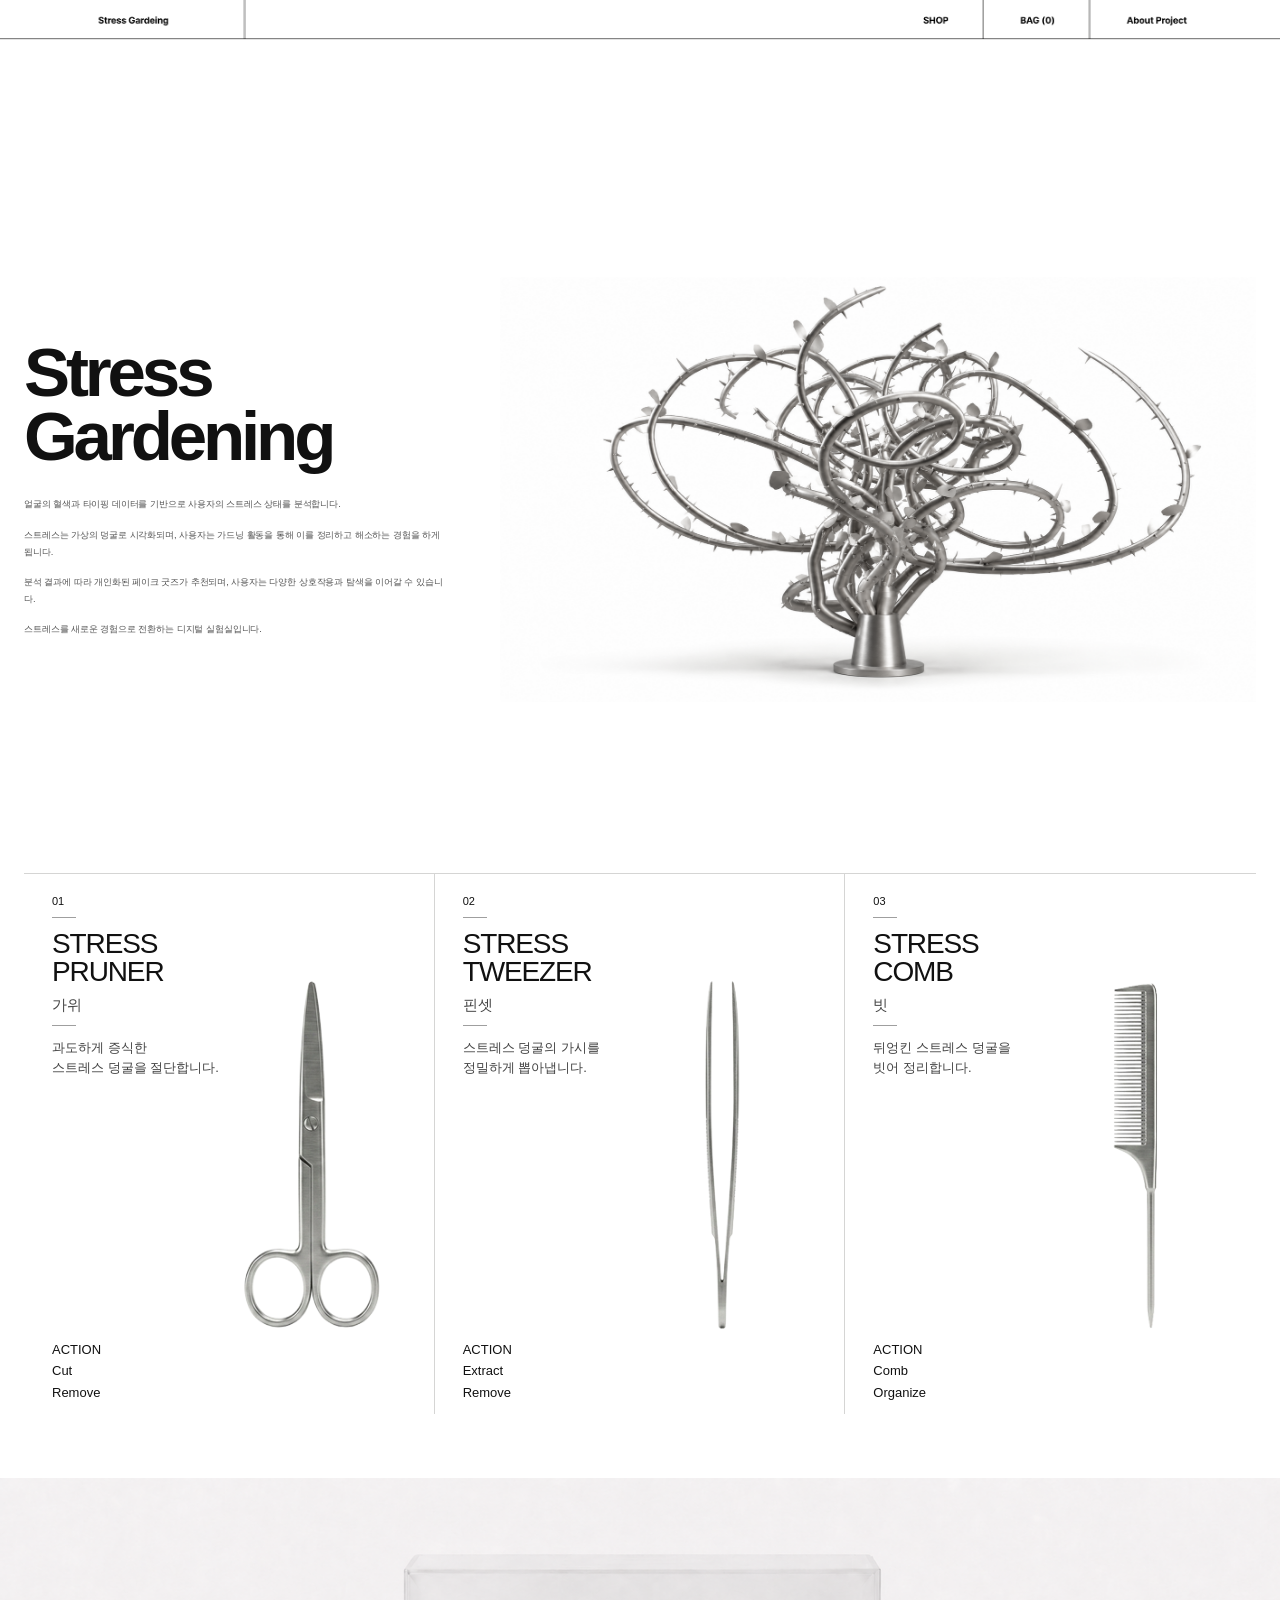
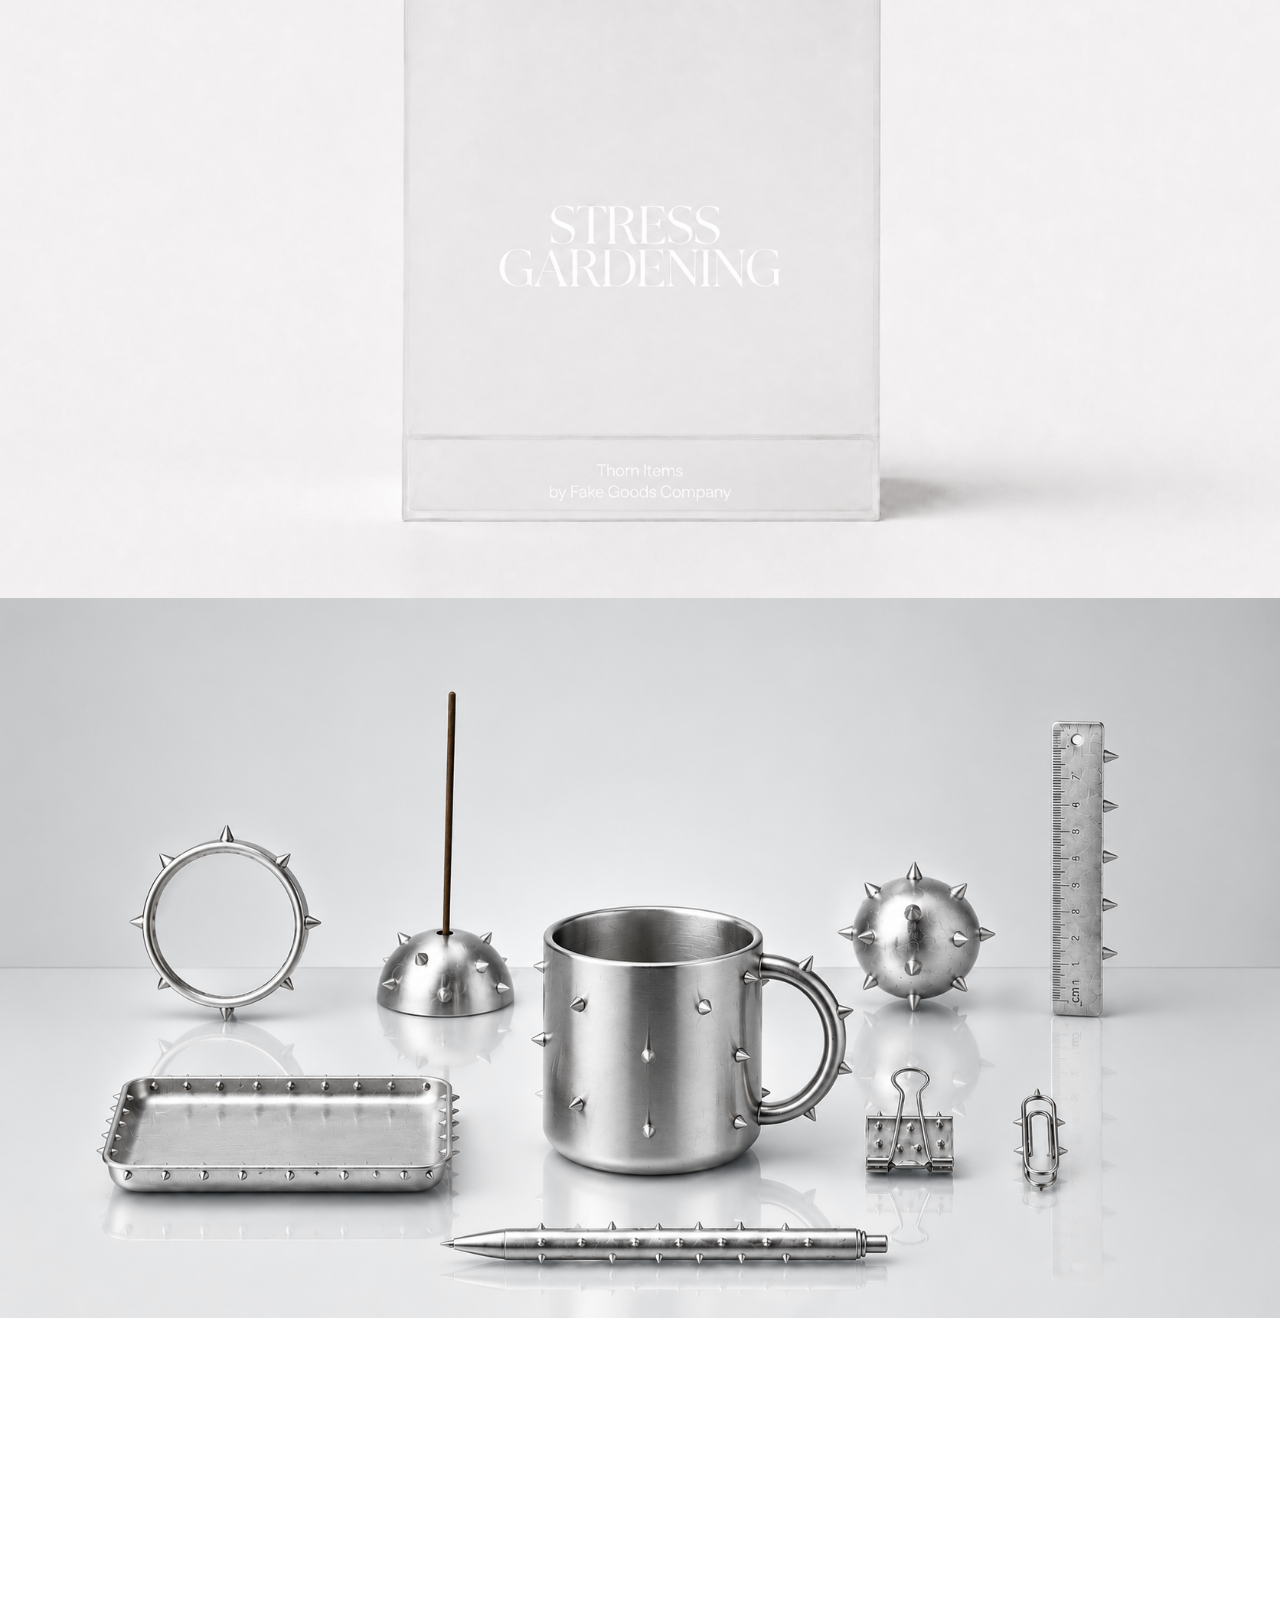
<file: flat-2d/about.html>
<!DOCTYPE html>
<html lang="ko">
<head>
  <meta charset="UTF-8" />
  <meta name="viewport" content="width=device-width, initial-scale=1.0" />
  <title>About Project / Stress Gardening</title>
  <link rel="stylesheet" href="./about.css?v=20260608-about-video-v1" />
</head>
<body class="about-page">
  <header class="topbar">
    <img src="./assets/Group 29.png" alt="Stress Gardening top bar" class="topbar__image" />
    <a href="./index.html" class="topbar__link topbar__link--brand" aria-label="Stress Gardening"></a>
    <a href="./index.html?page=shop" class="topbar__link topbar__link--shop" aria-label="Shop"></a>
    <a href="./index.html?page=bag" class="topbar__link topbar__link--bag" aria-label="Bag"></a>
    <a href="./about.html" class="topbar__link topbar__link--about" aria-label="About Project"></a>
  </header>

  <main class="about-shell">
    <section class="about-hero">
      <div class="about-copy">
        <h1 class="about-title">Stress Gardening</h1>
        <div class="about-description">
          <p>얼굴의 혈색과 타이핑 데이터를 기반으로 사용자의 스트레스 상태를 분석합니다.</p>
          <p>스트레스는 가상의 덩굴로 시각화되며, 사용자는 가드닝 활동을 통해 이를 정리하고 해소하는 경험을 하게 됩니다.</p>
          <p>분석 결과에 따라 개인화된 페이크 굿즈가 추천되며, 사용자는 다양한 상호작용과 탐색을 이어갈 수 있습니다.</p>
          <p>스트레스를 새로운 경험으로 전환하는 디지털 실험실입니다.</p>
        </div>
      </div>

      <div class="about-visual">
        <img src="./assets/about_vine_objet.png?v=20260608-vine-v3" alt="Thorn vine objet for About Project" />
      </div>
    </section>
  </main>

  <section class="about-tools">
    <div class="about-tools__inner">
      <article class="tool-card">
        <div class="tool-card__copy">
          <span class="tool-card__index">01</span>
          <span class="tool-card__rule" aria-hidden="true"></span>
          <h2 class="tool-card__title">STRESS PRUNER</h2>
          <p class="tool-card__name">가위</p>
          <span class="tool-card__rule" aria-hidden="true"></span>
          <p class="tool-card__description">
            <span class="tool-card__line">과도하게 증식한</span>
            <span class="tool-card__line">스트레스 덩굴을 절단합니다.</span>
          </p>
          <div class="tool-card__action">
            <p class="tool-card__action-label">ACTION</p>
            <p>Cut</p>
            <p>Remove</p>
          </div>
        </div>
        <div class="tool-card__visual tool-card__visual--scissors">
          <img src="./assets/about_tool_scissors.png" alt="Stress pruner scissors" />
        </div>
      </article>

      <article class="tool-card">
        <div class="tool-card__copy">
          <span class="tool-card__index">02</span>
          <span class="tool-card__rule" aria-hidden="true"></span>
          <h2 class="tool-card__title">STRESS TWEEZER</h2>
          <p class="tool-card__name">핀셋</p>
          <span class="tool-card__rule" aria-hidden="true"></span>
          <p class="tool-card__description">
            <span class="tool-card__line">스트레스 덩굴의 가시를</span>
            <span class="tool-card__line">정밀하게 뽑아냅니다.</span>
          </p>
          <div class="tool-card__action">
            <p class="tool-card__action-label">ACTION</p>
            <p>Extract</p>
            <p>Remove</p>
          </div>
        </div>
        <div class="tool-card__visual tool-card__visual--tweezer">
          <img src="./assets/about_tool_tweezer.png" alt="Stress tweezer" />
        </div>
      </article>

      <article class="tool-card">
        <div class="tool-card__copy">
          <span class="tool-card__index">03</span>
          <span class="tool-card__rule" aria-hidden="true"></span>
          <h2 class="tool-card__title">STRESS COMB</h2>
          <p class="tool-card__name">빗</p>
          <span class="tool-card__rule" aria-hidden="true"></span>
          <p class="tool-card__description">
            <span class="tool-card__line">뒤엉킨 스트레스 덩굴을</span>
            <span class="tool-card__line">빗어 정리합니다.</span>
          </p>
          <div class="tool-card__action">
            <p class="tool-card__action-label">ACTION</p>
            <p>Comb</p>
            <p>Organize</p>
          </div>
        </div>
        <div class="tool-card__visual tool-card__visual--comb">
          <img src="./assets/about_tool_comb.png" alt="Stress comb" />
        </div>
      </article>
    </div>
  </section>

  <section class="about-package">
    <img src="./assets/about_package_blank.png?v=20260608-about-pkg-v1" alt="Stress Gardening package" />
  </section>

  <section class="about-banner">
    <img src="./assets/about_group_hero.png?v=20260608-about-group-v2" alt="Stress Gardening collection group shot" />
  </section>

  <section class="about-video">
    <video class="about-video__media" autoplay muted loop playsinline preload="auto">
      <source src="./assets/about_lab_video.mp4?v=20260608-about-video-v1" type="video/mp4" />
    </video>
  </section>
</body>
</html>
</file>
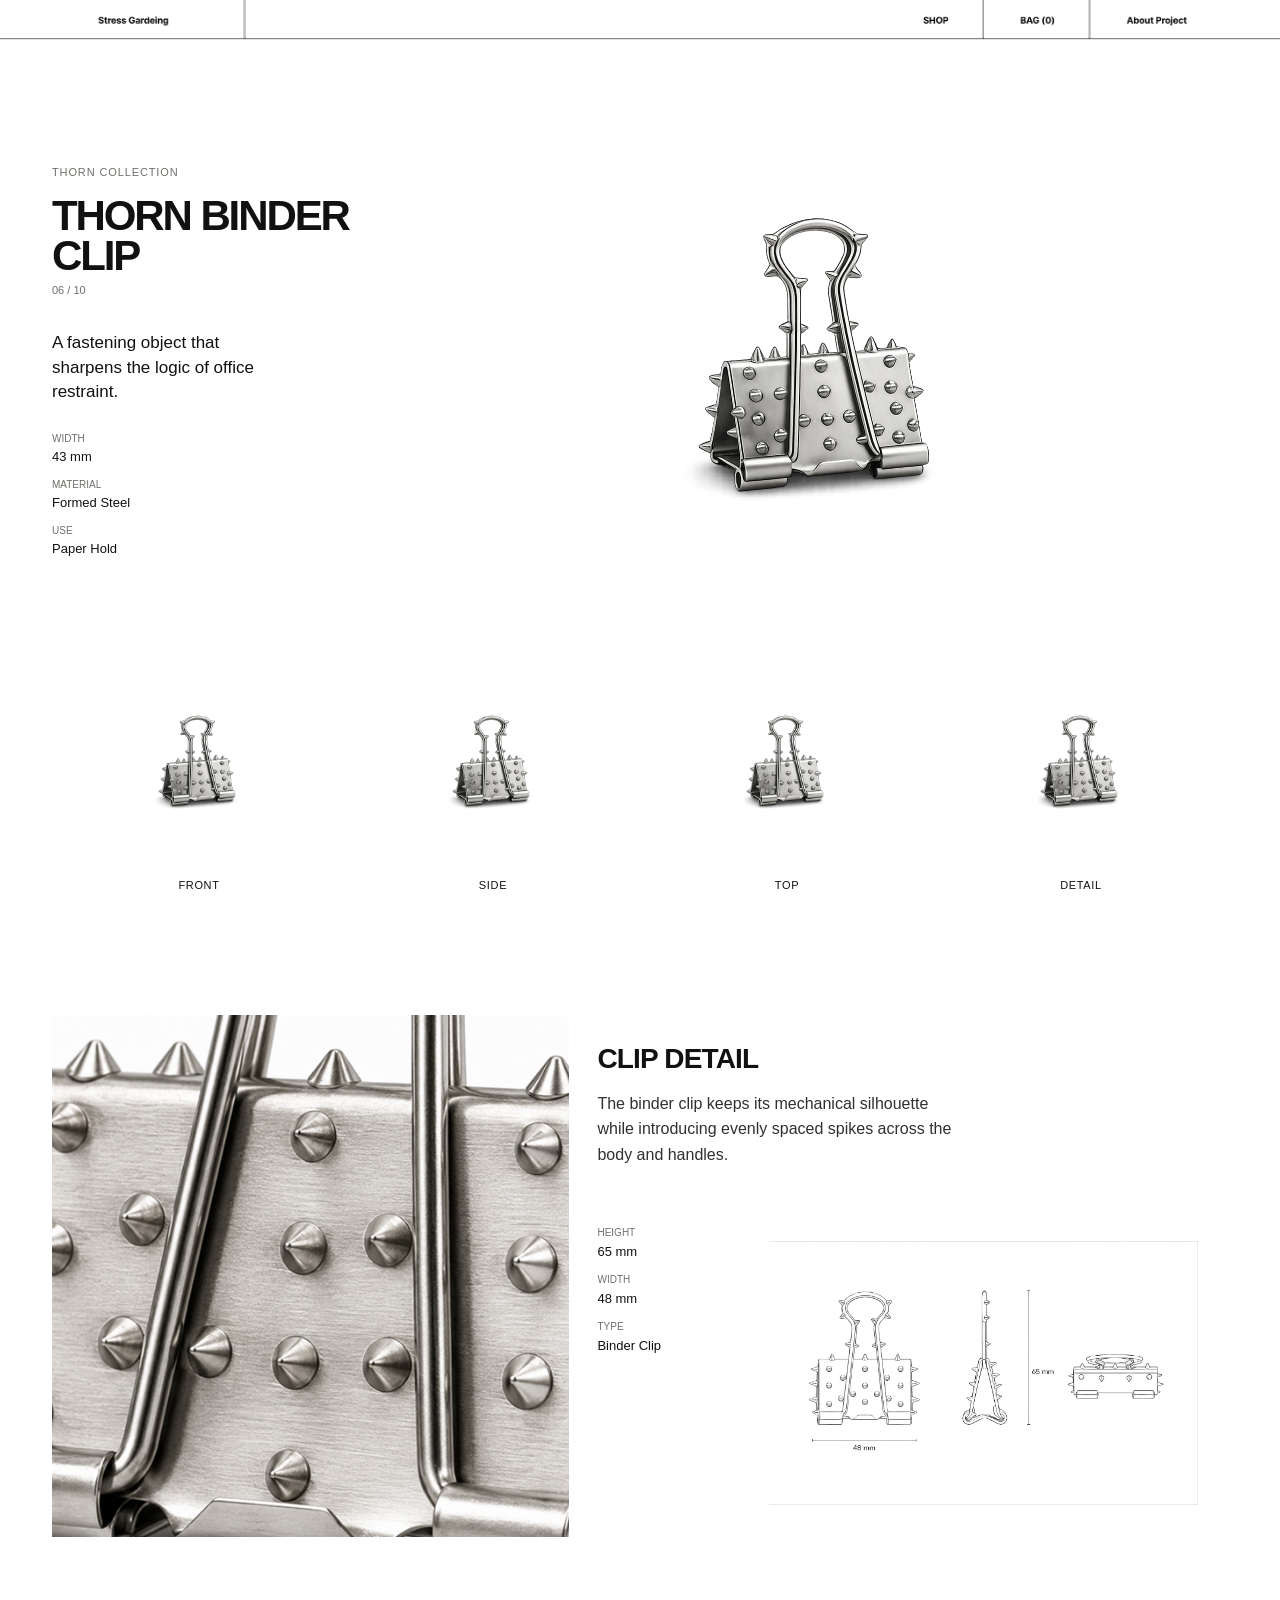
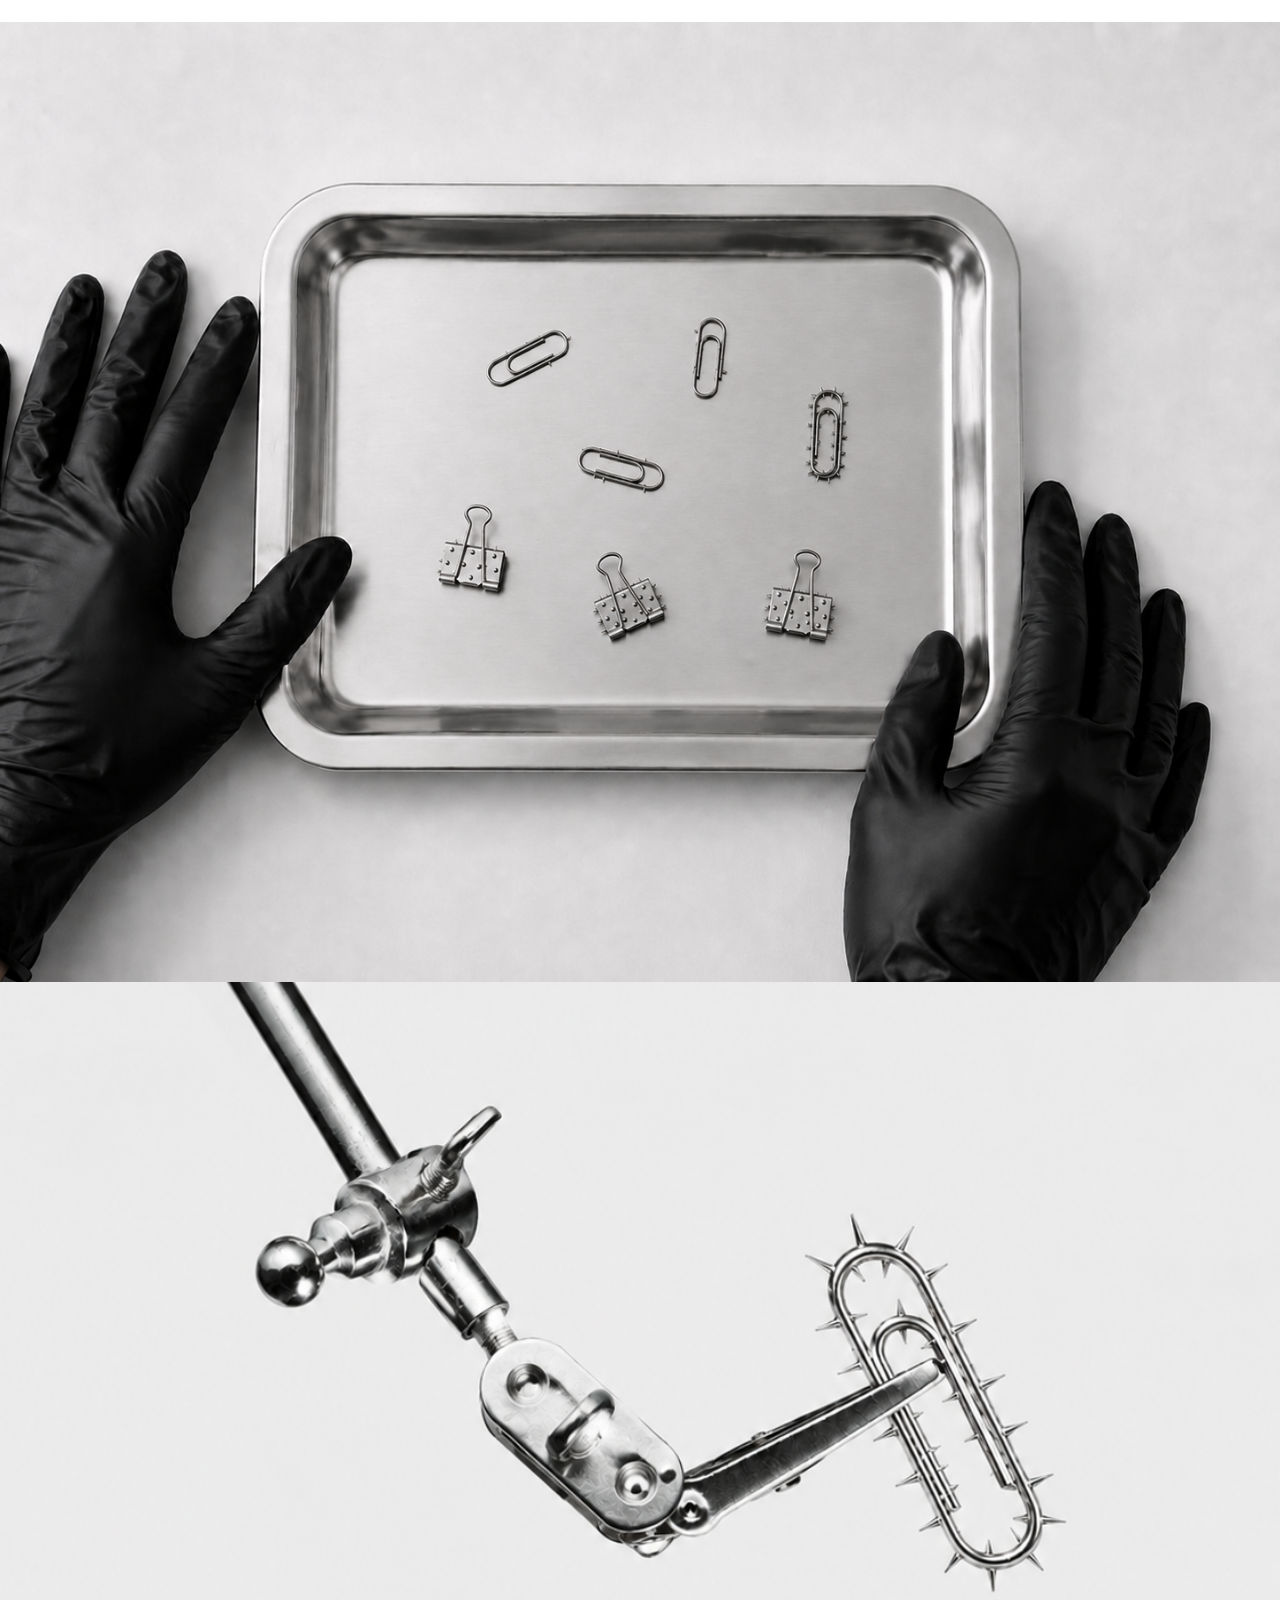
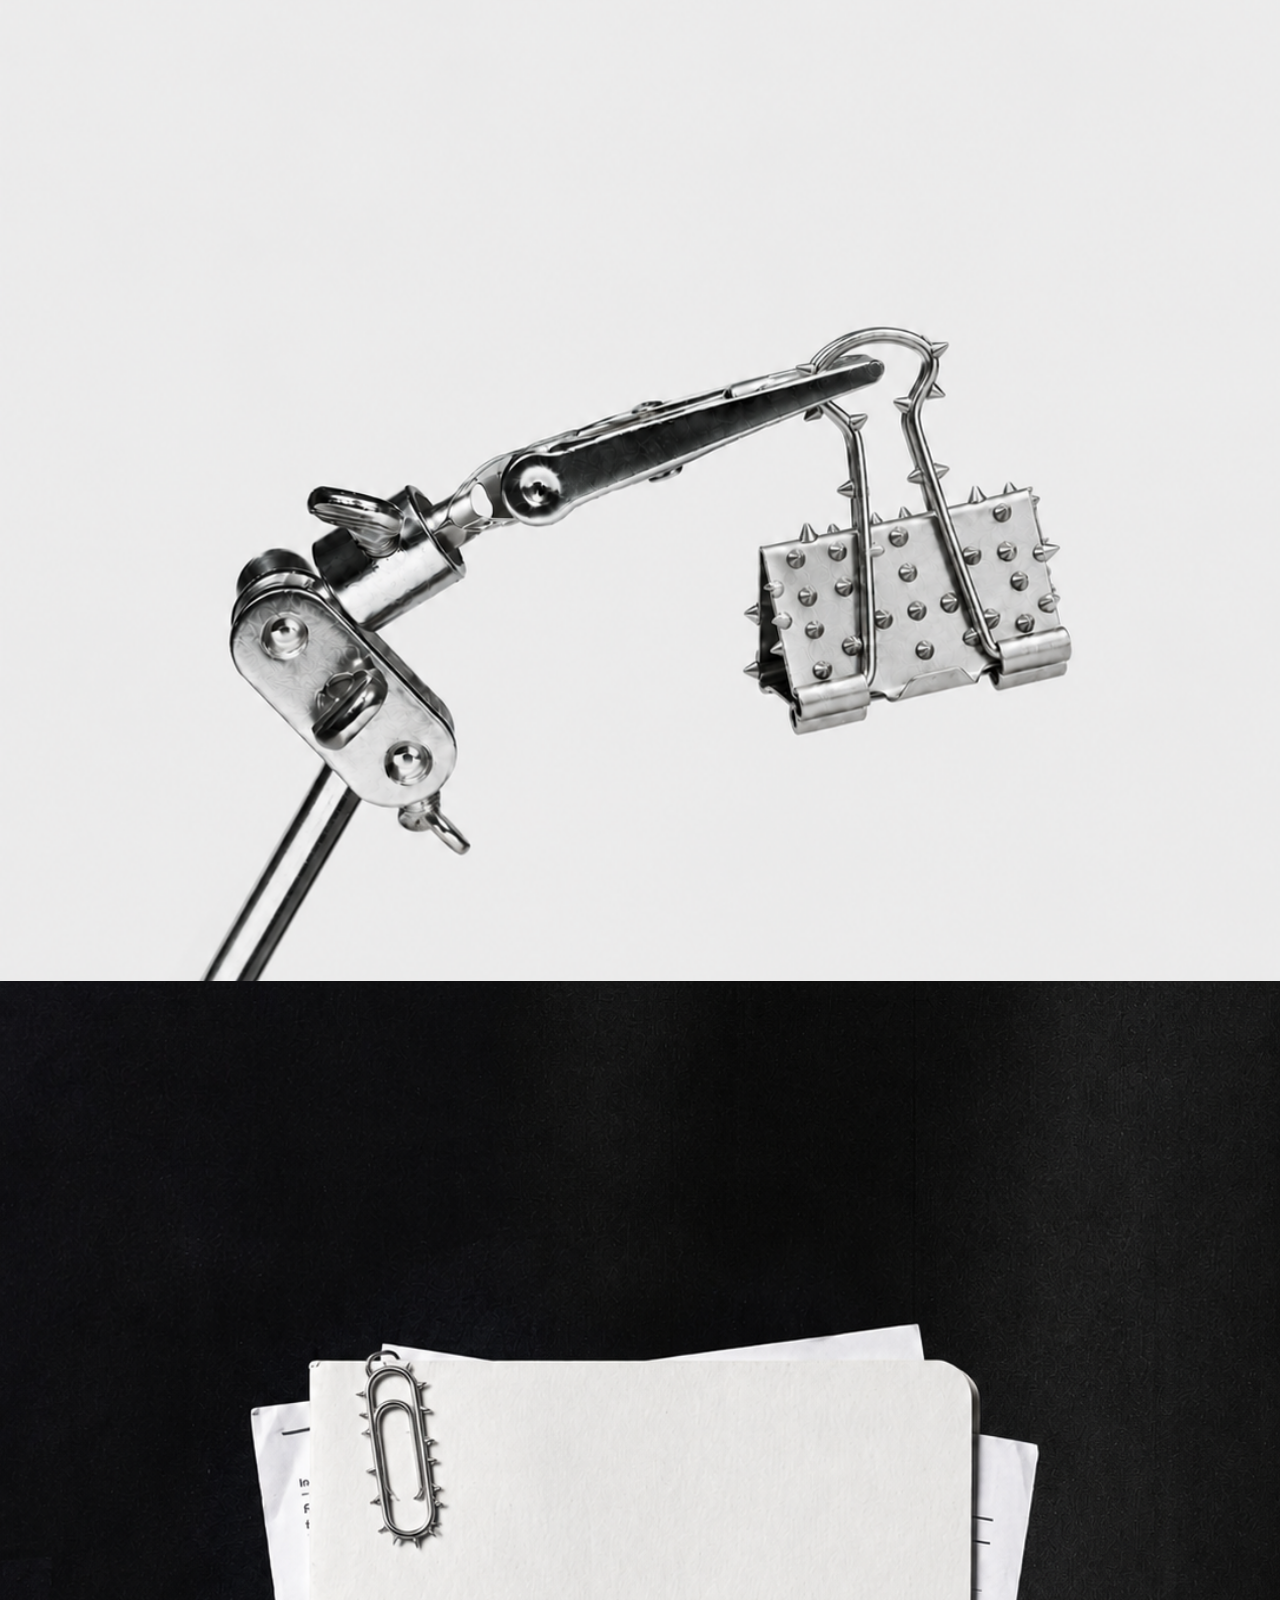
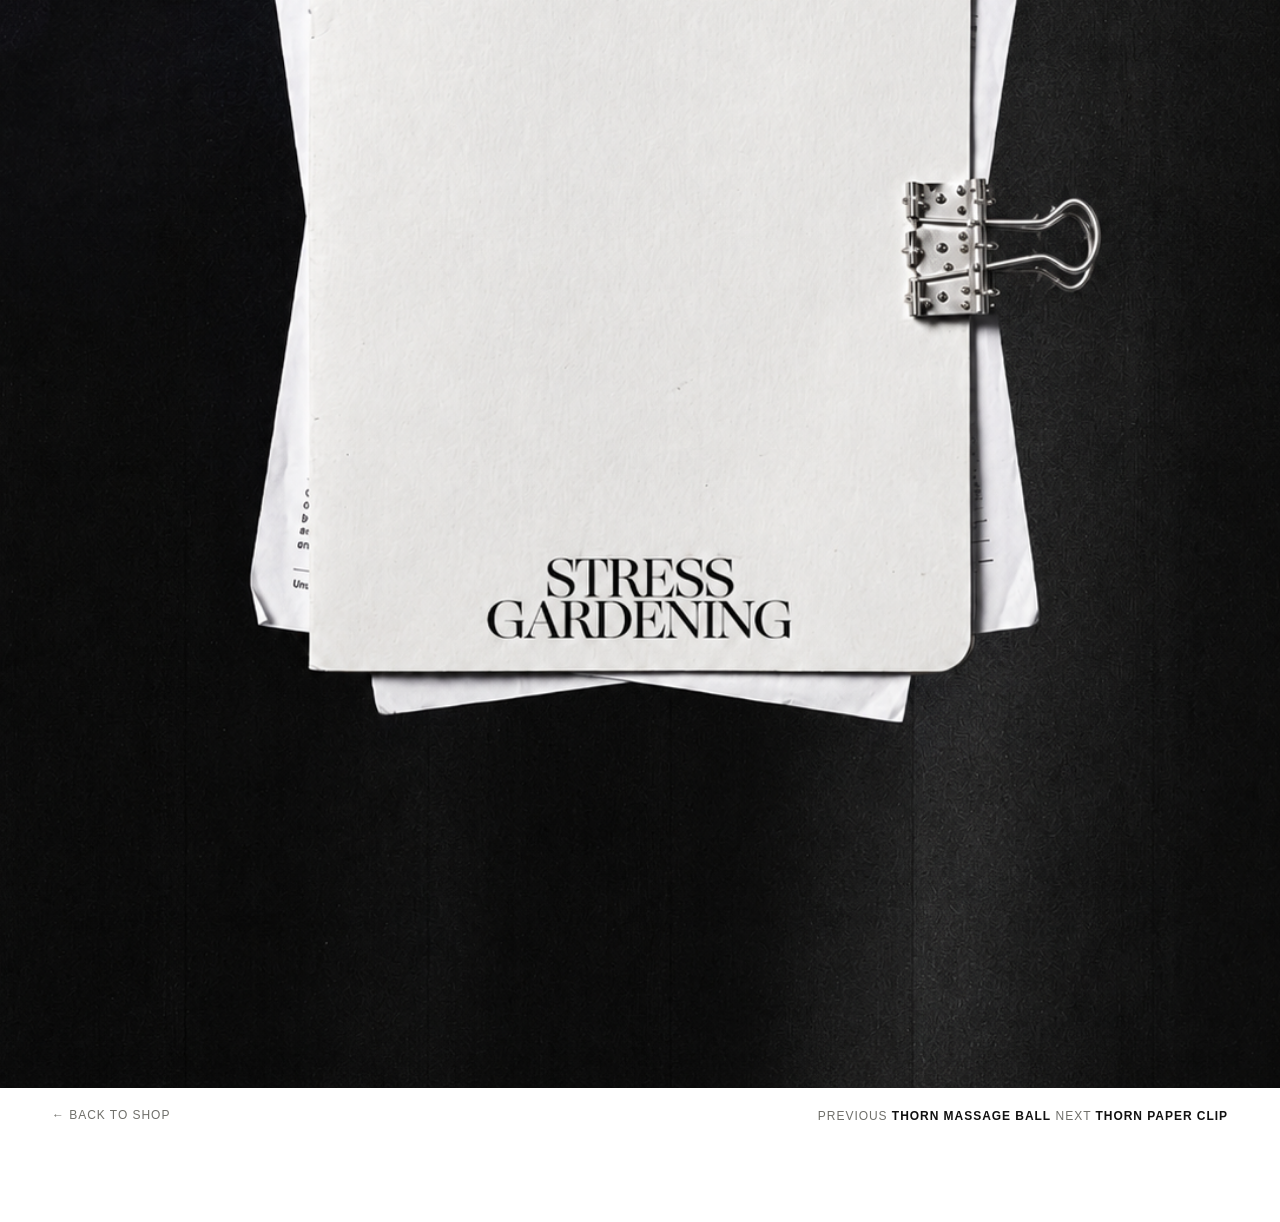
<file: flat-2d/thorn-binder-clip.html>
<!DOCTYPE html>
<html lang="ko">
<head>
  <meta charset="UTF-8" />
  <meta name="viewport" content="width=device-width, initial-scale=1.0" />
  <title>Thorn Binder Clip / Stress Gardening</title>
  <link rel="stylesheet" href="./product-pages.css?v=20260608-blueprint-white-v1" />
</head>
<body class="product-detail-page" data-product-id="thorn-binder-clip">
  <header class="topbar">
    <img src="./assets/Group 29.png" alt="Stress Gardening top bar" class="topbar__image" />
    <a href="./index.html" class="topbar__link topbar__link--brand" aria-label="Stress Gardening"></a>
    <a href="./index.html?page=shop" class="topbar__link topbar__link--shop" aria-label="Shop"></a>
    <a href="./index.html?page=bag" class="topbar__link topbar__link--bag" aria-label="Bag"></a>
    <a href="./about.html" class="topbar__link topbar__link--about" aria-label="About Project"></a>
  </header>
  <div id="productDetailApp"></div>
  <script src="./product-pages.js?v=20260608-blueprint-white-v1"></script>
</body>
</html>
</file>
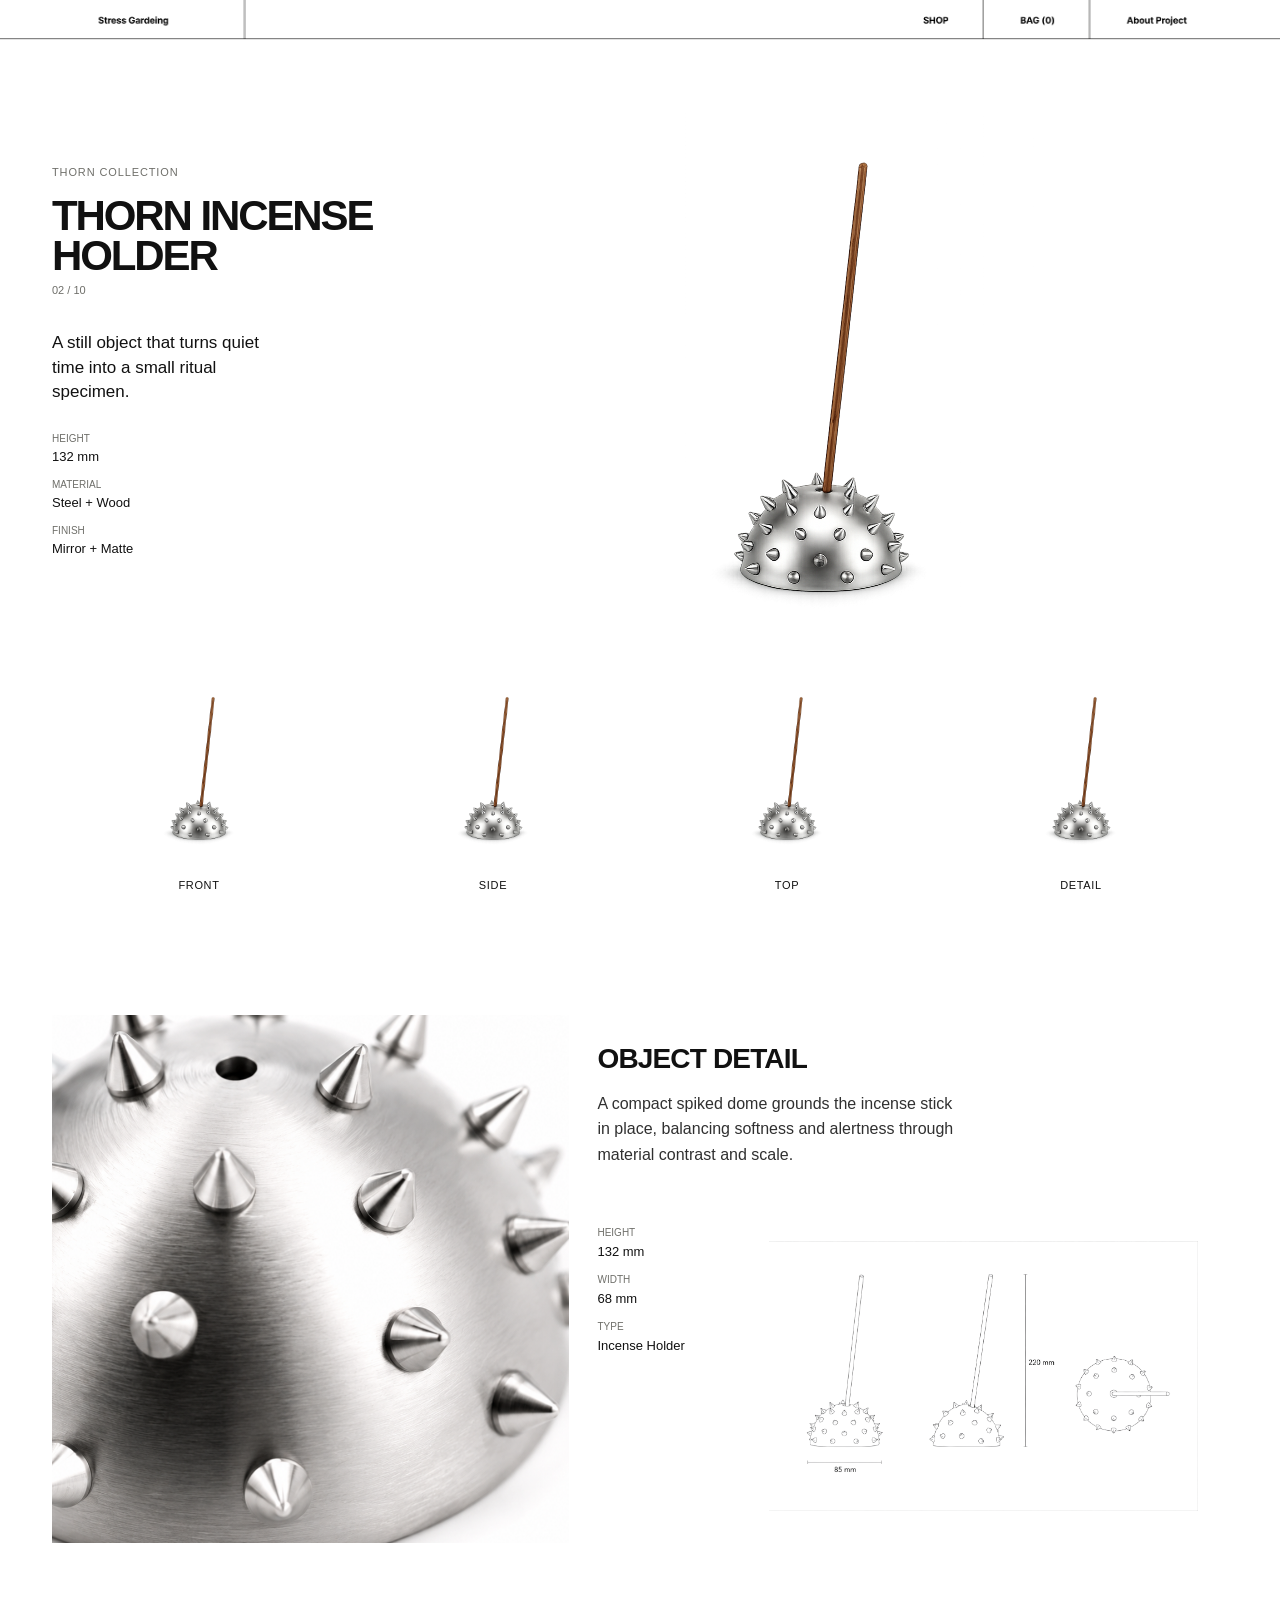
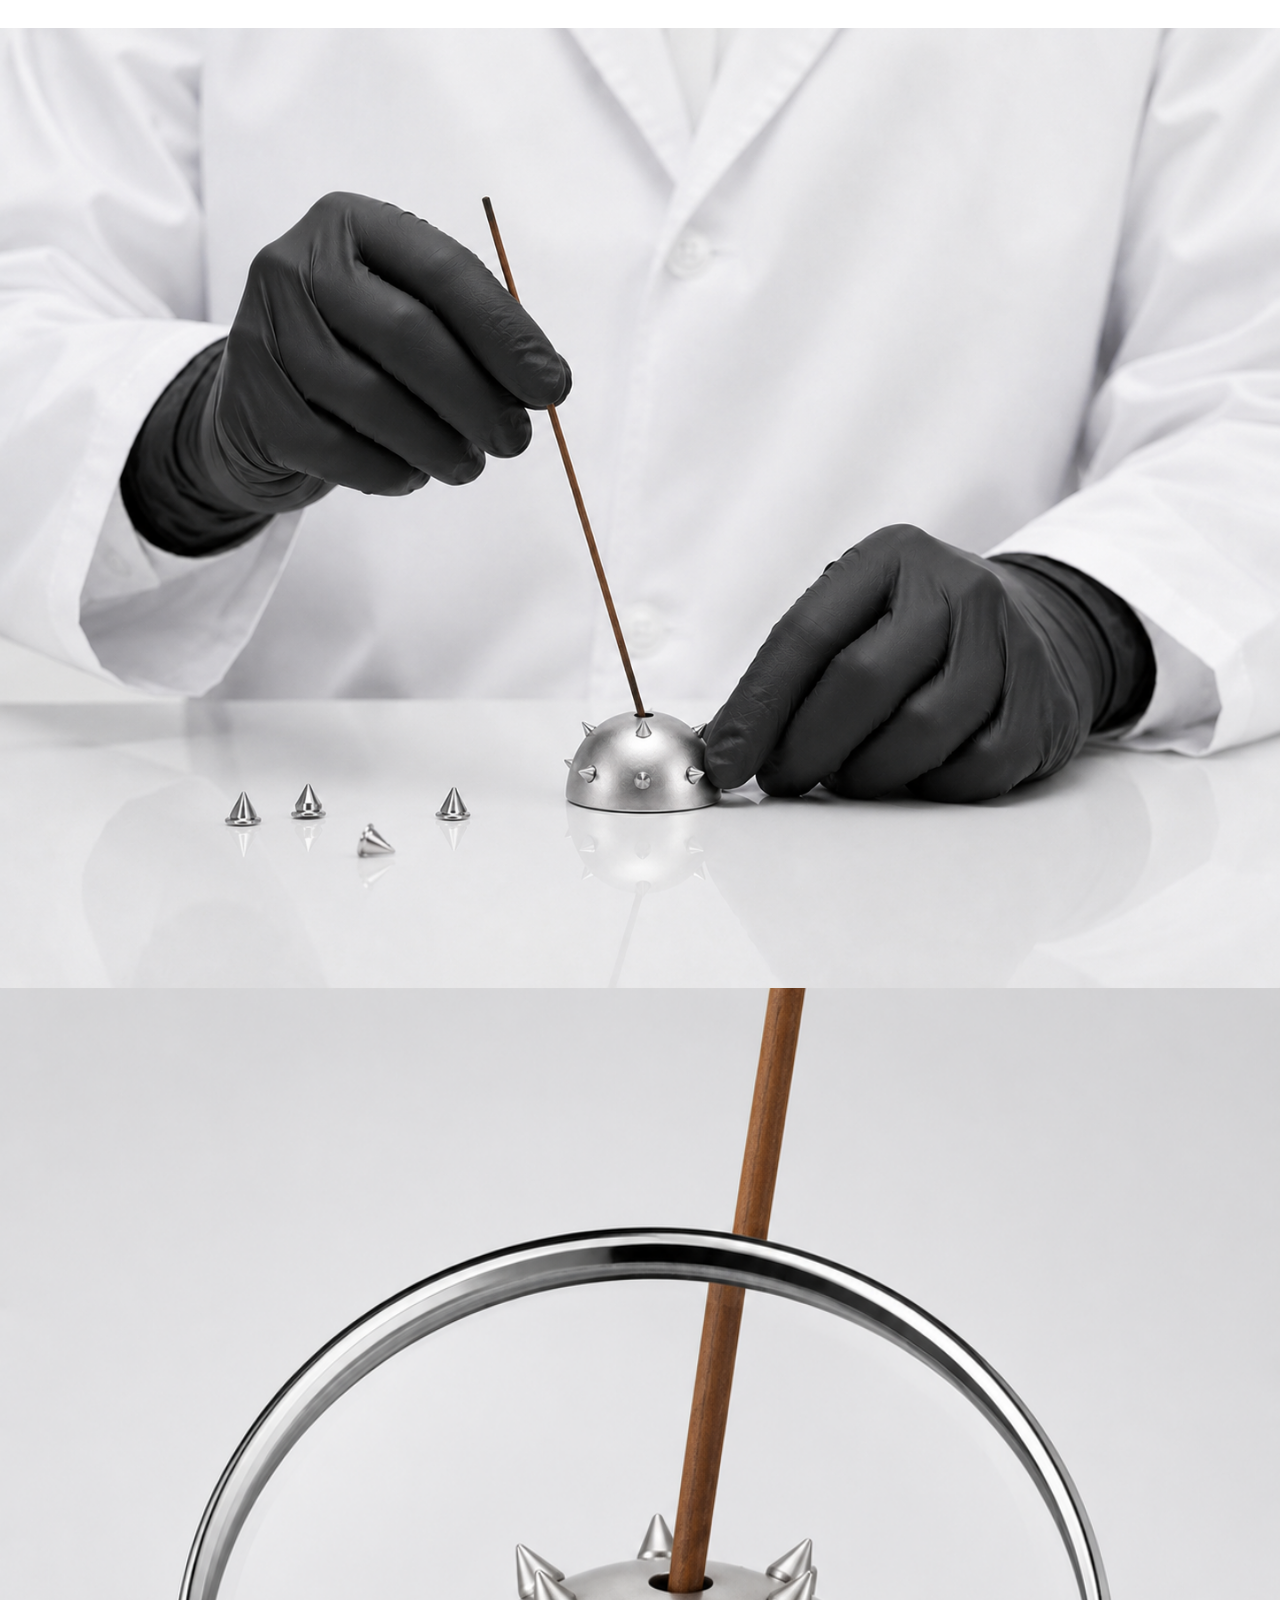
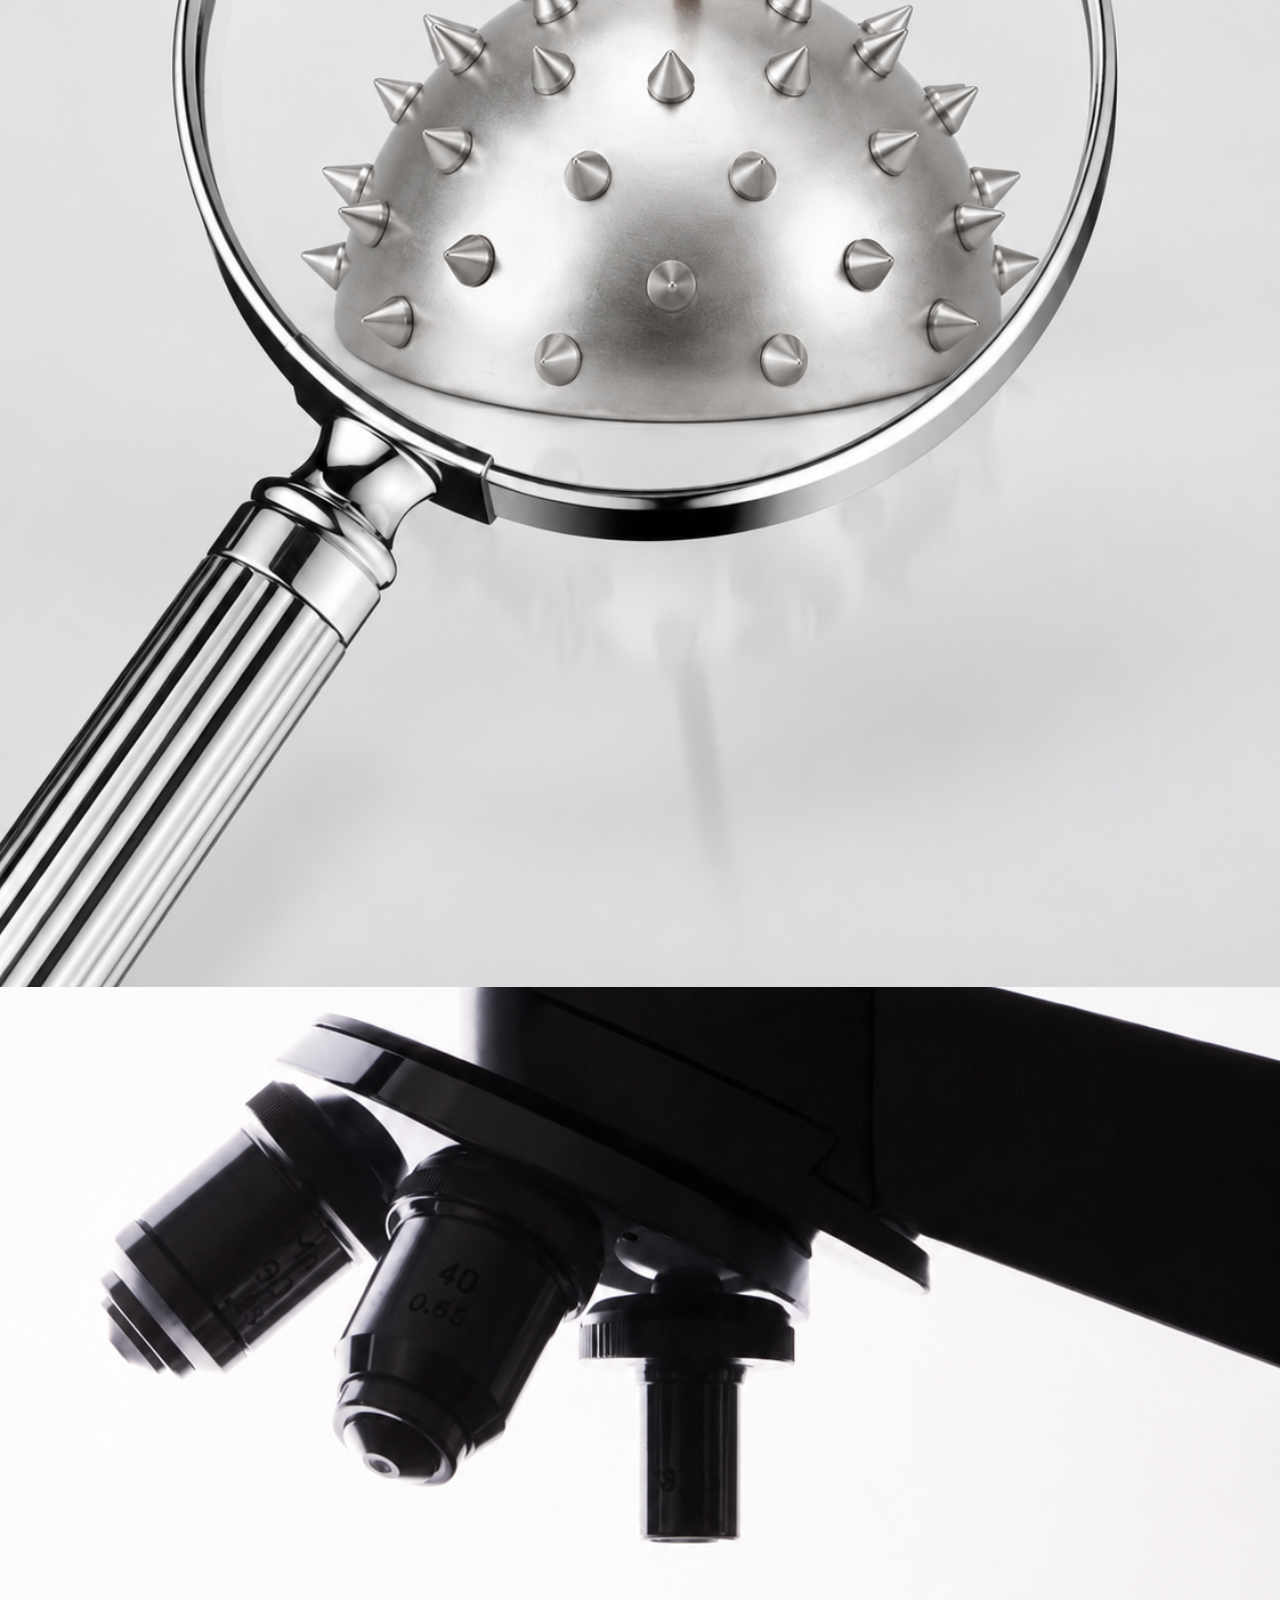
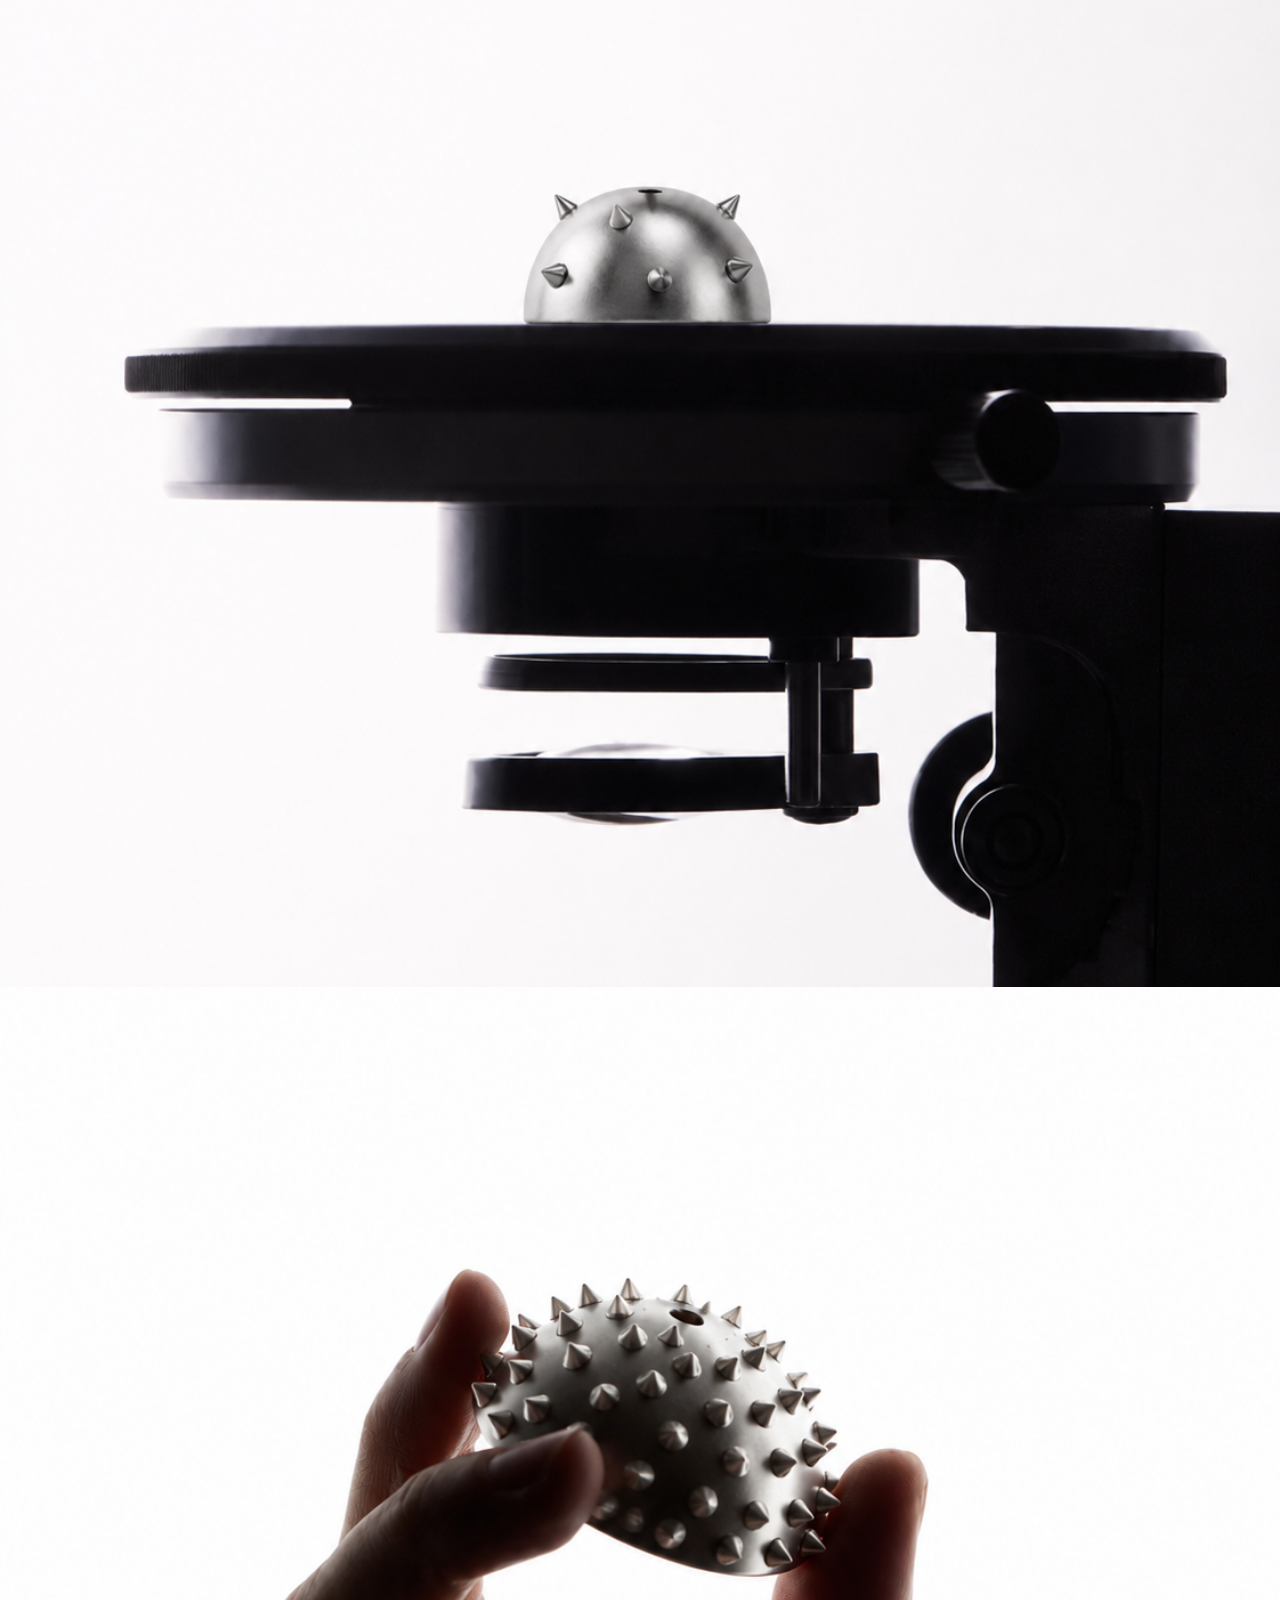
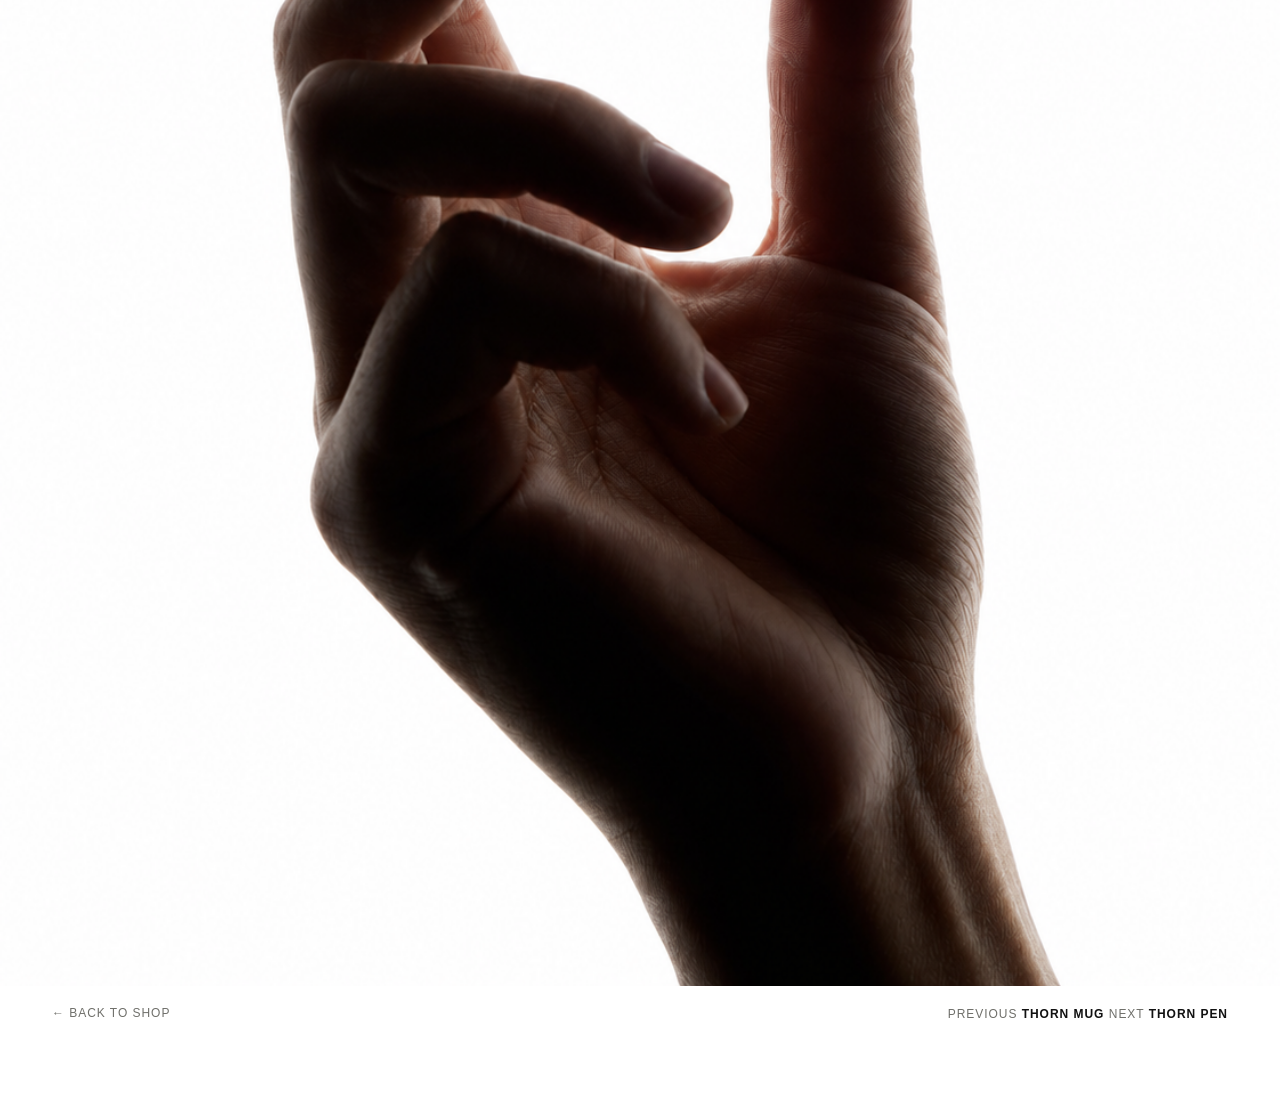
<file: flat-2d/thorn-incense-holder.html>
<!DOCTYPE html>
<html lang="ko">
<head>
  <meta charset="UTF-8" />
  <meta name="viewport" content="width=device-width, initial-scale=1.0" />
  <title>Thorn Incense Holder / Stress Gardening</title>
  <link rel="stylesheet" href="./product-pages.css?v=20260608-blueprint-white-v1" />
</head>
<body class="product-detail-page" data-product-id="thorn-incense-holder">
  <header class="topbar">
    <img src="./assets/Group 29.png" alt="Stress Gardening top bar" class="topbar__image" />
    <a href="./index.html" class="topbar__link topbar__link--brand" aria-label="Stress Gardening"></a>
    <a href="./index.html?page=shop" class="topbar__link topbar__link--shop" aria-label="Shop"></a>
    <a href="./index.html?page=bag" class="topbar__link topbar__link--bag" aria-label="Bag"></a>
    <a href="./about.html" class="topbar__link topbar__link--about" aria-label="About Project"></a>
  </header>
  <div id="productDetailApp"></div>
  <script src="./product-pages.js?v=20260608-blueprint-white-v1"></script>
</body>
</html>
</file>
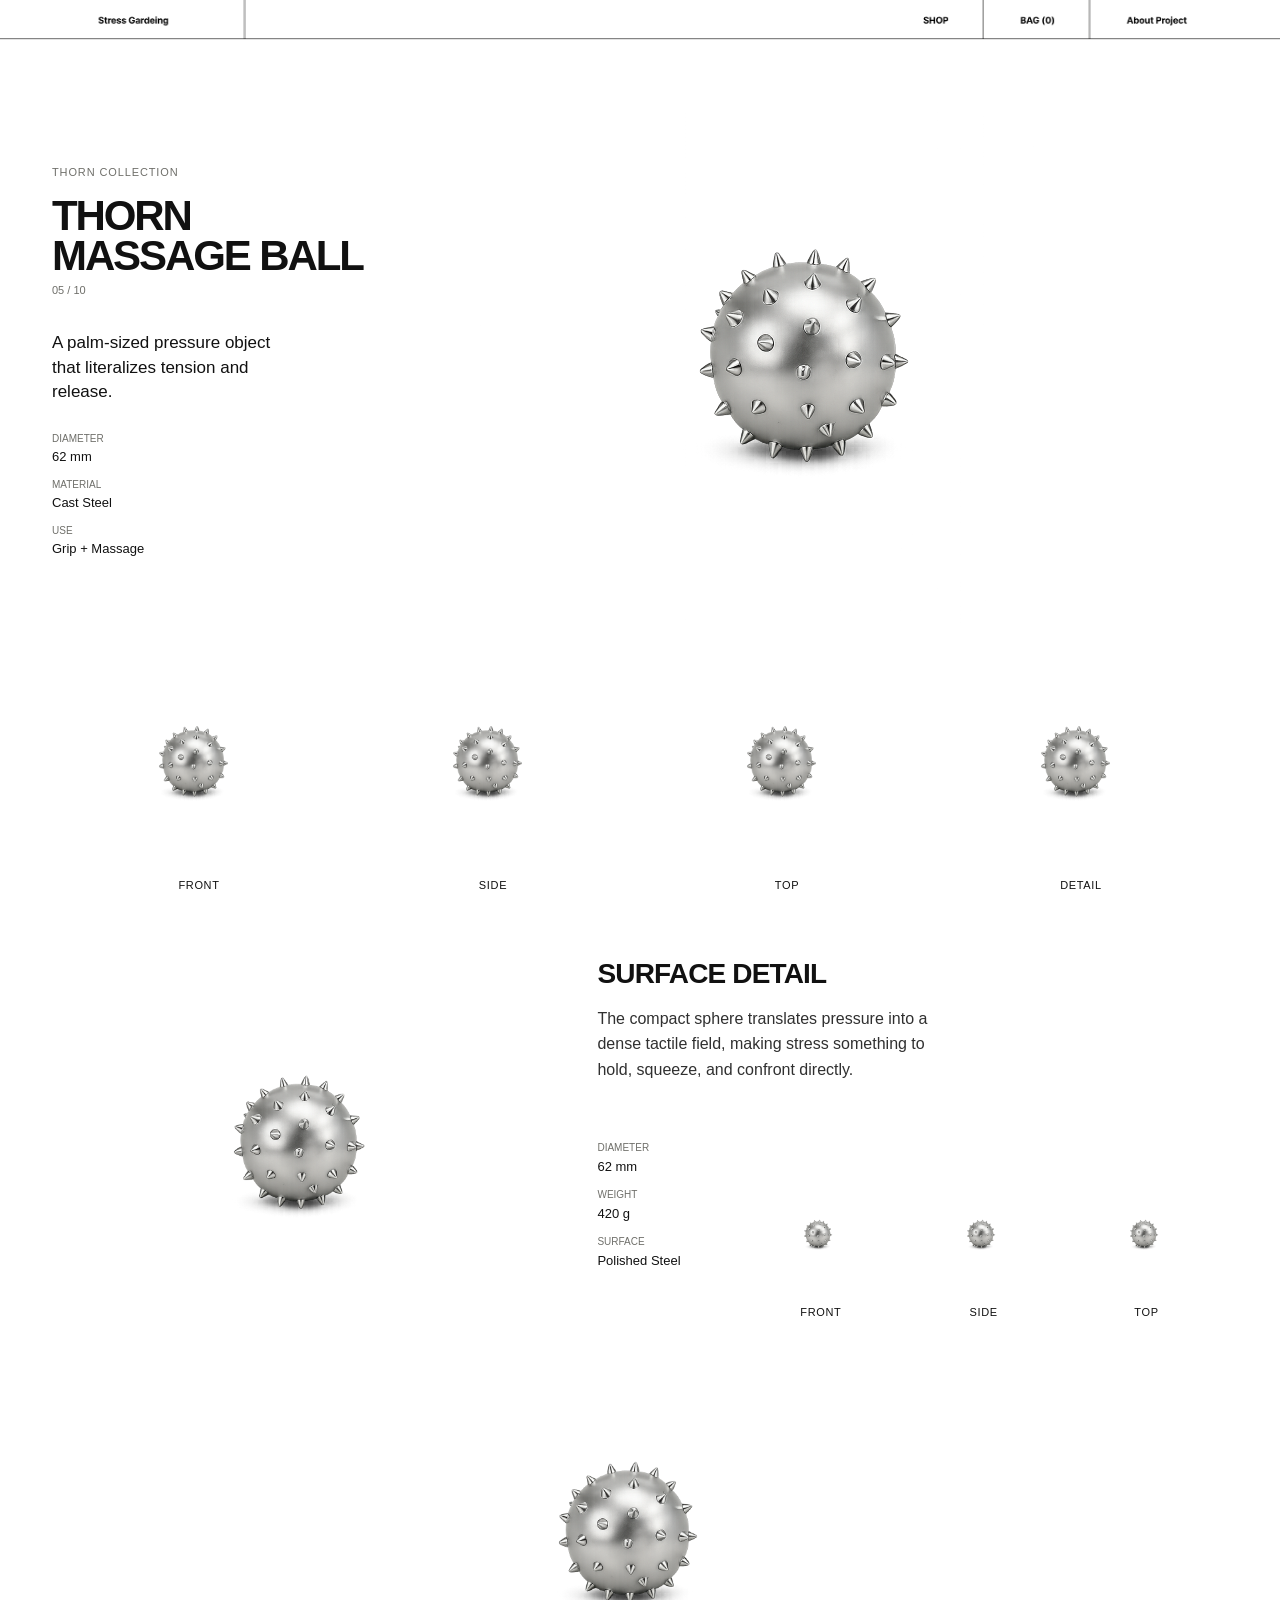
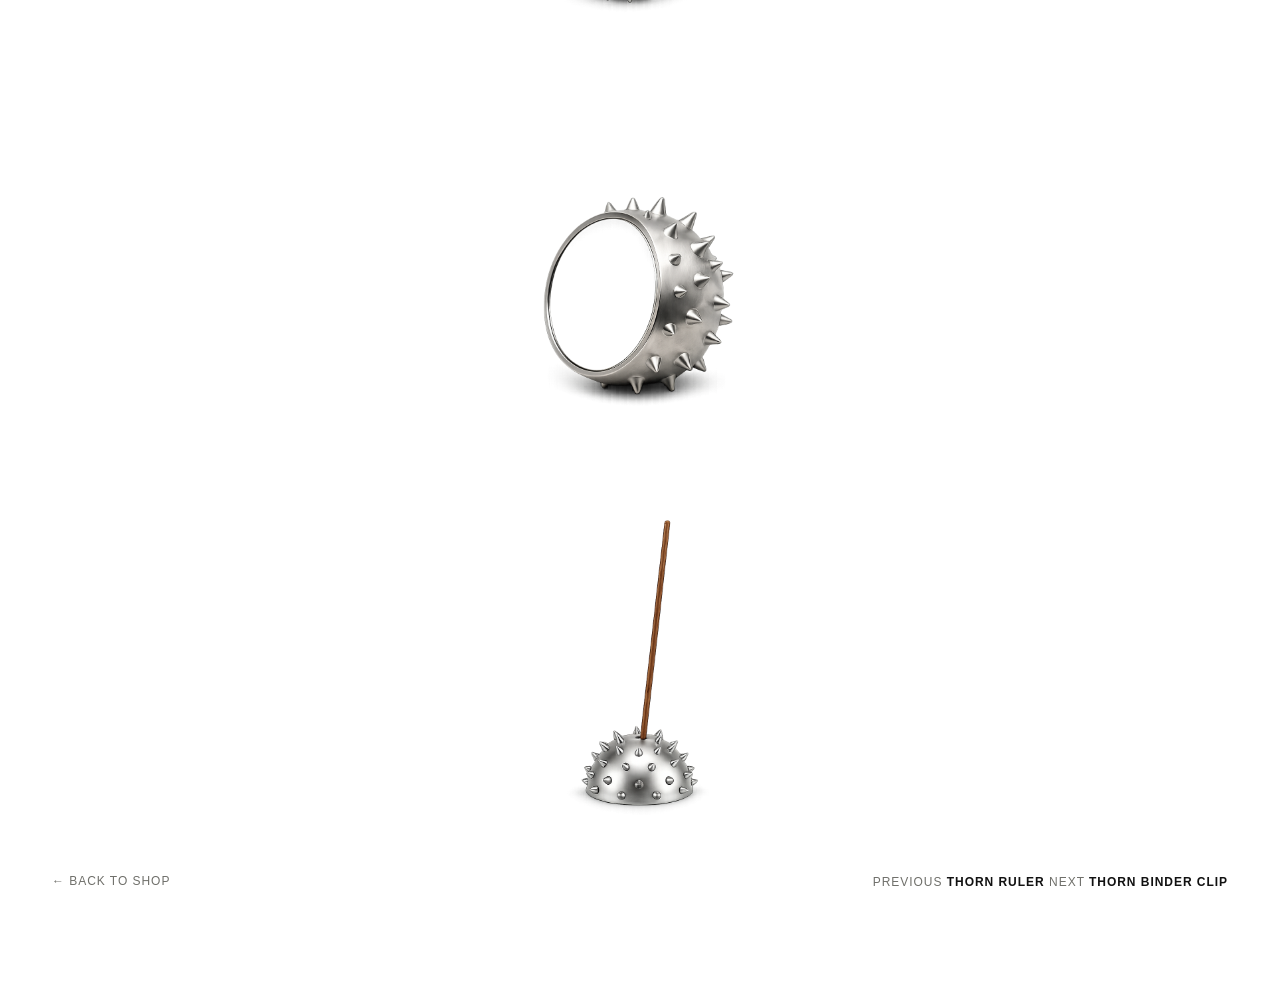
<file: flat-2d/thorn-massage-ball.html>
<!DOCTYPE html>
<html lang="ko">
<head>
  <meta charset="UTF-8" />
  <meta name="viewport" content="width=device-width, initial-scale=1.0" />
  <title>Thorn Massage Ball / Stress Gardening</title>
  <link rel="stylesheet" href="./product-pages.css?v=20260608-blueprint-white-v1" />
</head>
<body class="product-detail-page" data-product-id="thorn-massage-ball">
  <header class="topbar">
    <img src="./assets/Group 29.png" alt="Stress Gardening top bar" class="topbar__image" />
    <a href="./index.html" class="topbar__link topbar__link--brand" aria-label="Stress Gardening"></a>
    <a href="./index.html?page=shop" class="topbar__link topbar__link--shop" aria-label="Shop"></a>
    <a href="./index.html?page=bag" class="topbar__link topbar__link--bag" aria-label="Bag"></a>
    <a href="./about.html" class="topbar__link topbar__link--about" aria-label="About Project"></a>
  </header>
  <div id="productDetailApp"></div>
  <script src="./product-pages.js?v=20260608-blueprint-white-v1"></script>
</body>
</html>
</file>
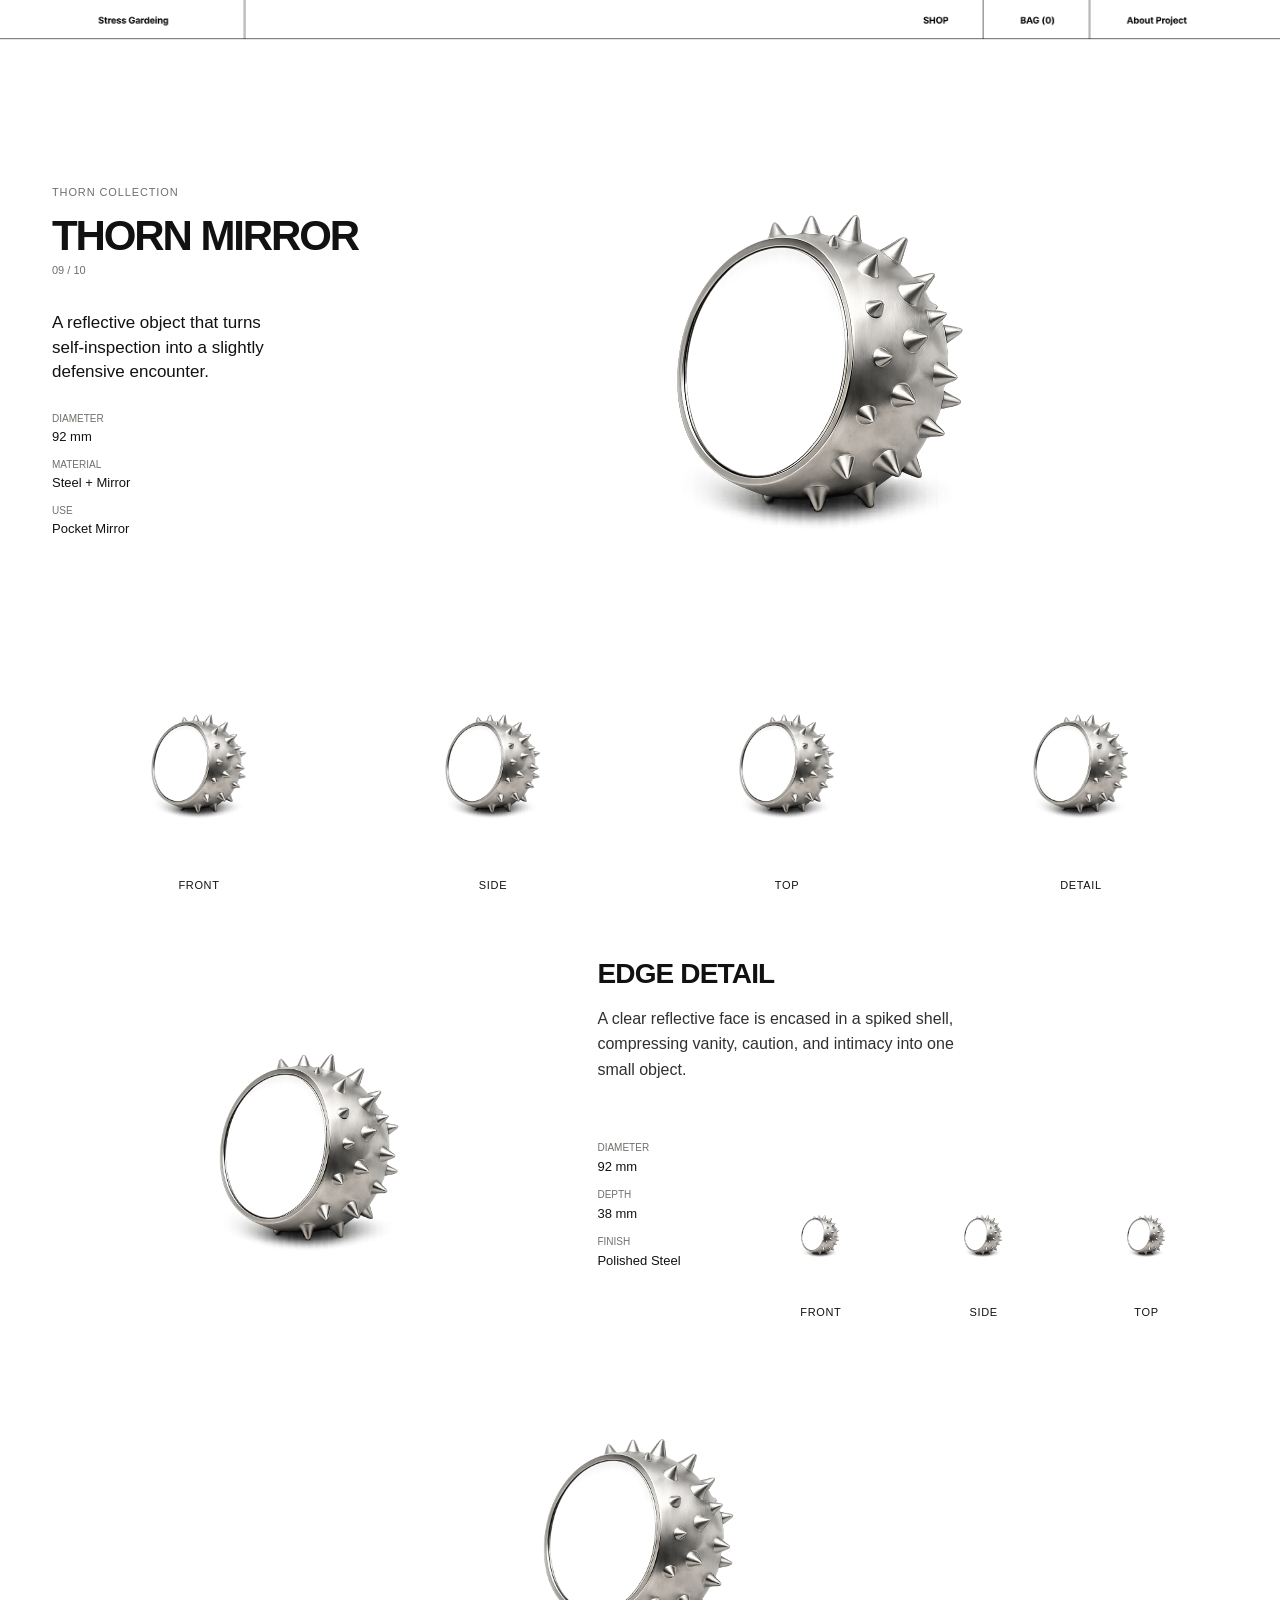
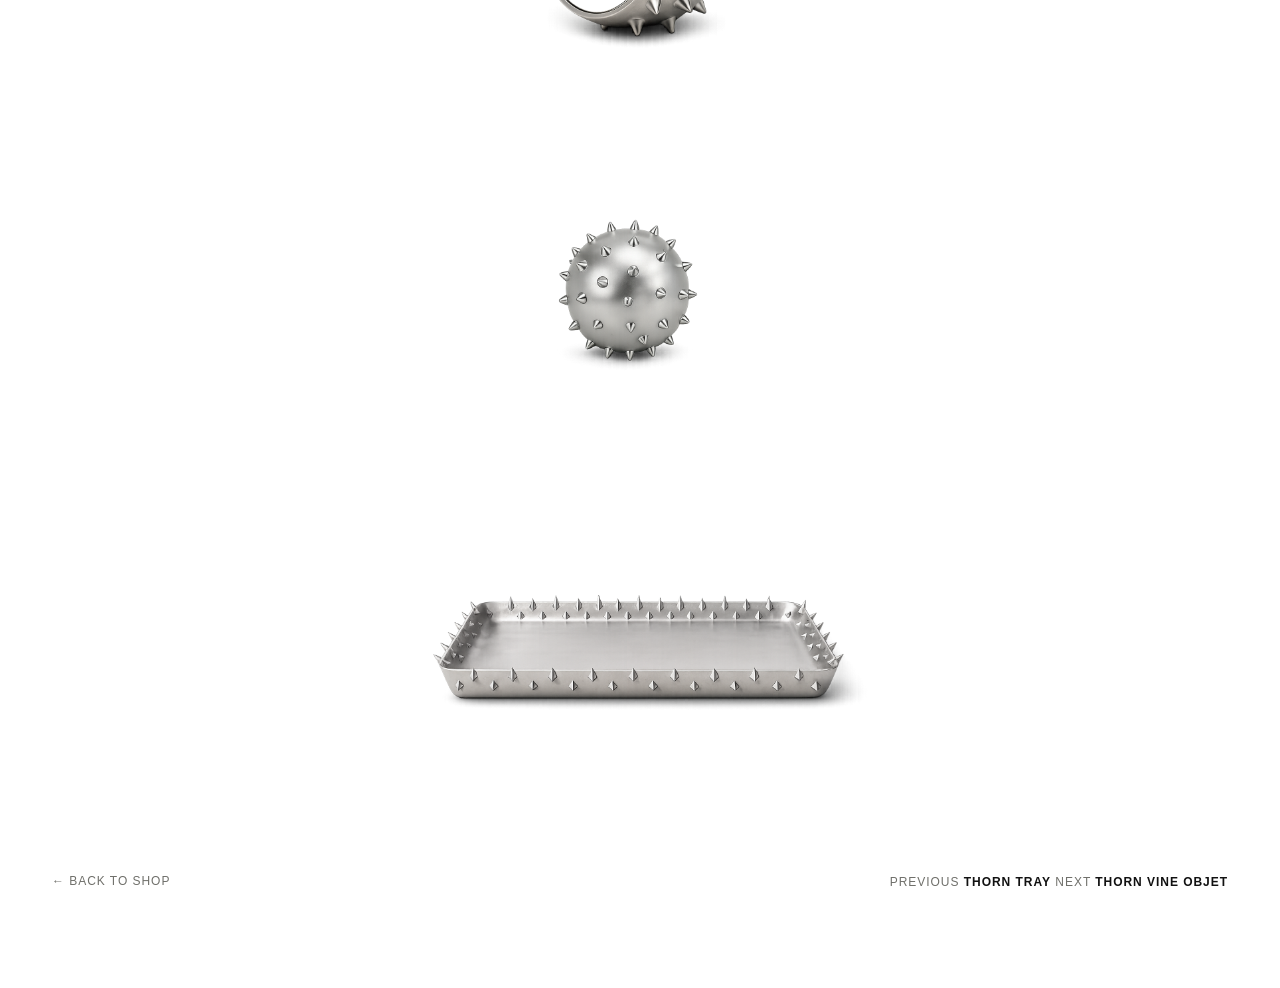
<file: flat-2d/thorn-mirror.html>
<!DOCTYPE html>
<html lang="ko">
<head>
  <meta charset="UTF-8" />
  <meta name="viewport" content="width=device-width, initial-scale=1.0" />
  <title>Thorn Mirror / Stress Gardening</title>
  <link rel="stylesheet" href="./product-pages.css?v=20260608-blueprint-white-v1" />
</head>
<body class="product-detail-page" data-product-id="thorn-mirror">
  <header class="topbar">
    <img src="./assets/Group 29.png" alt="Stress Gardening top bar" class="topbar__image" />
    <a href="./index.html" class="topbar__link topbar__link--brand" aria-label="Stress Gardening"></a>
    <a href="./index.html?page=shop" class="topbar__link topbar__link--shop" aria-label="Shop"></a>
    <a href="./index.html?page=bag" class="topbar__link topbar__link--bag" aria-label="Bag"></a>
    <a href="./about.html" class="topbar__link topbar__link--about" aria-label="About Project"></a>
  </header>
  <div id="productDetailApp"></div>
  <script src="./product-pages.js?v=20260608-blueprint-white-v1"></script>
</body>
</html>
</file>
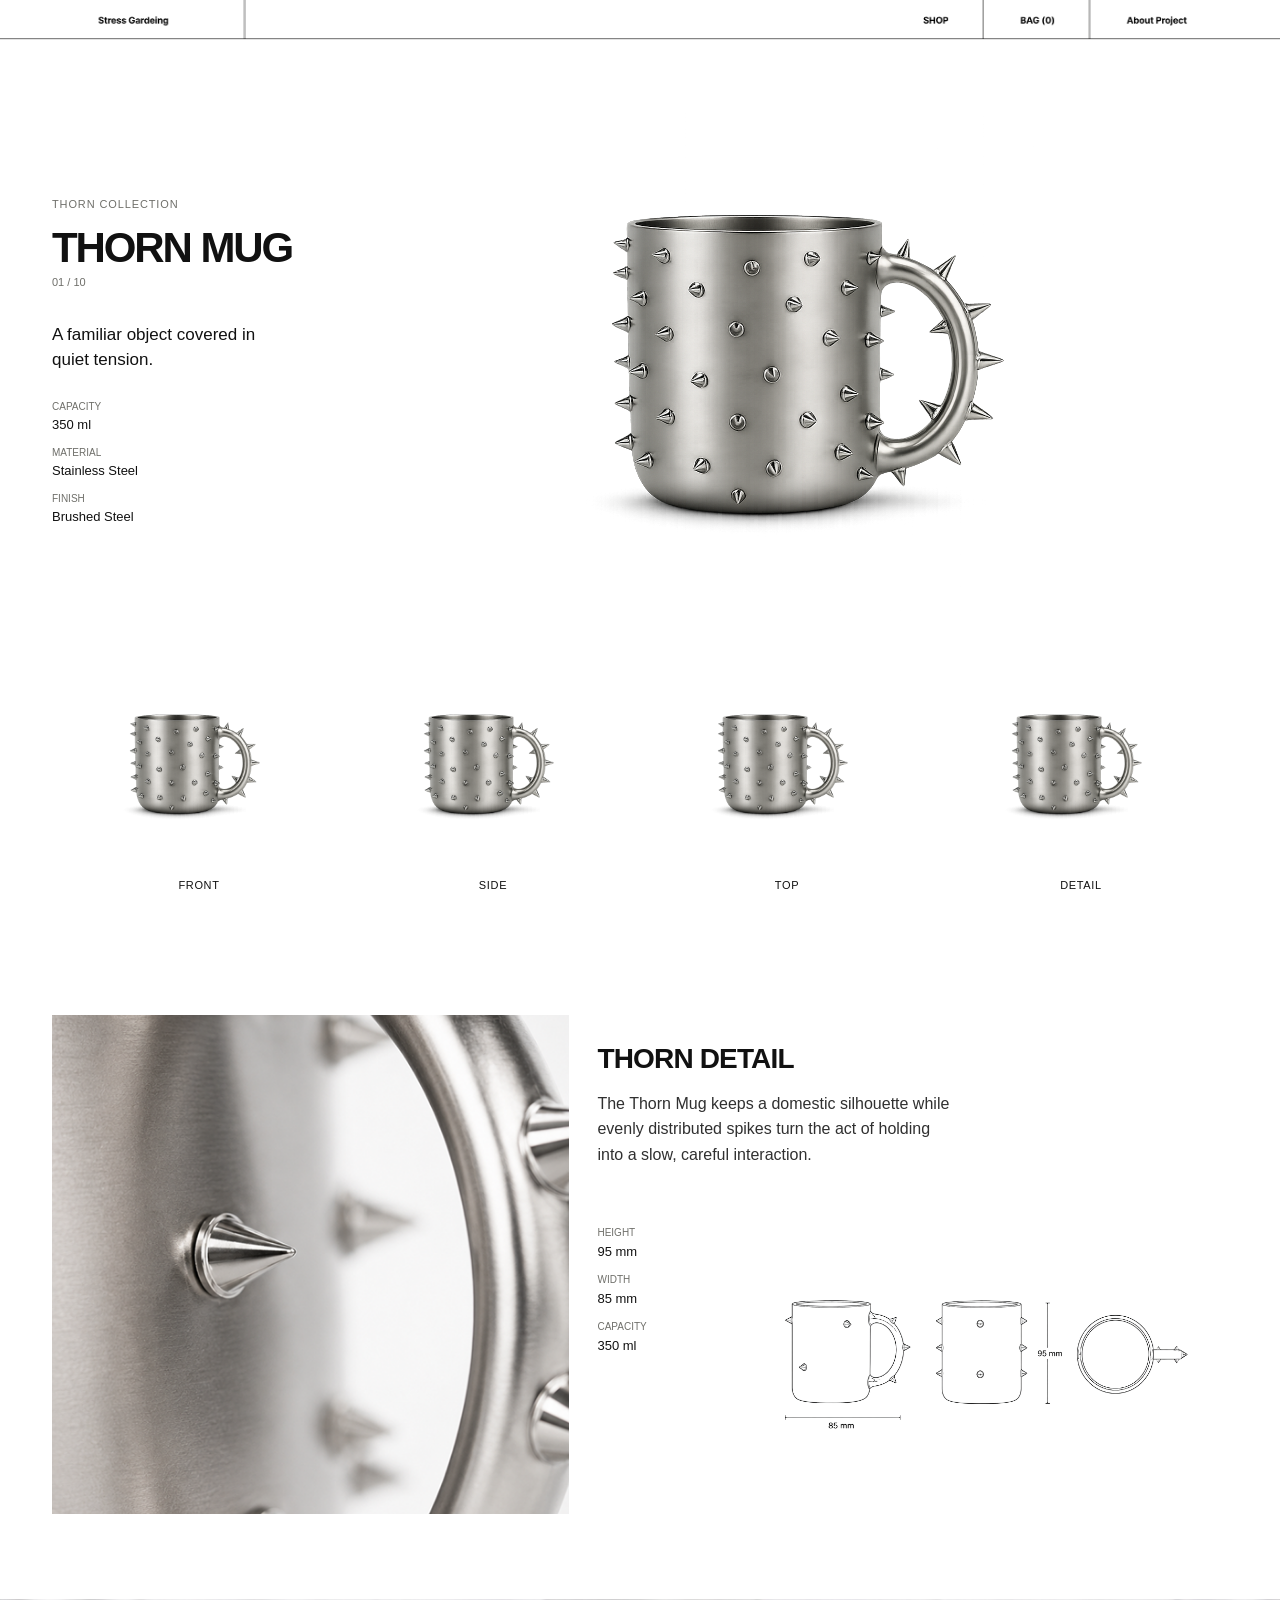
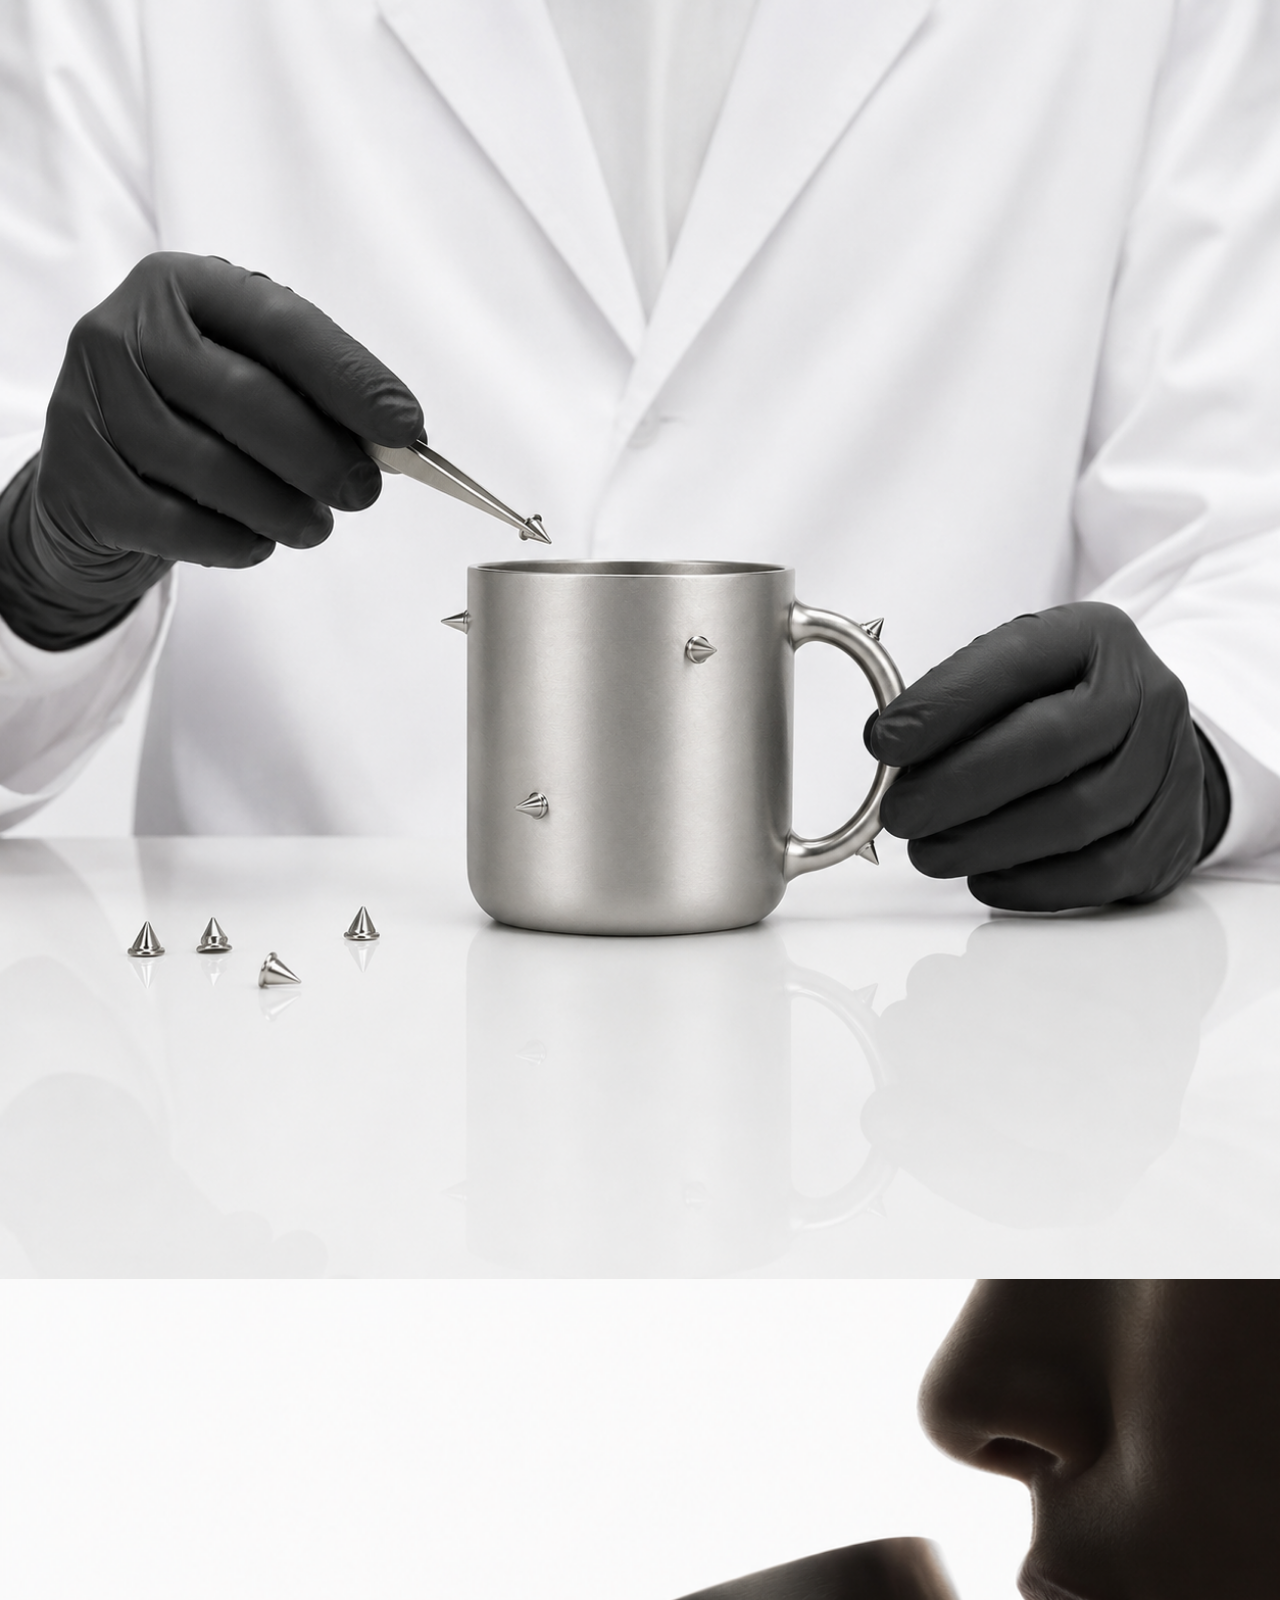
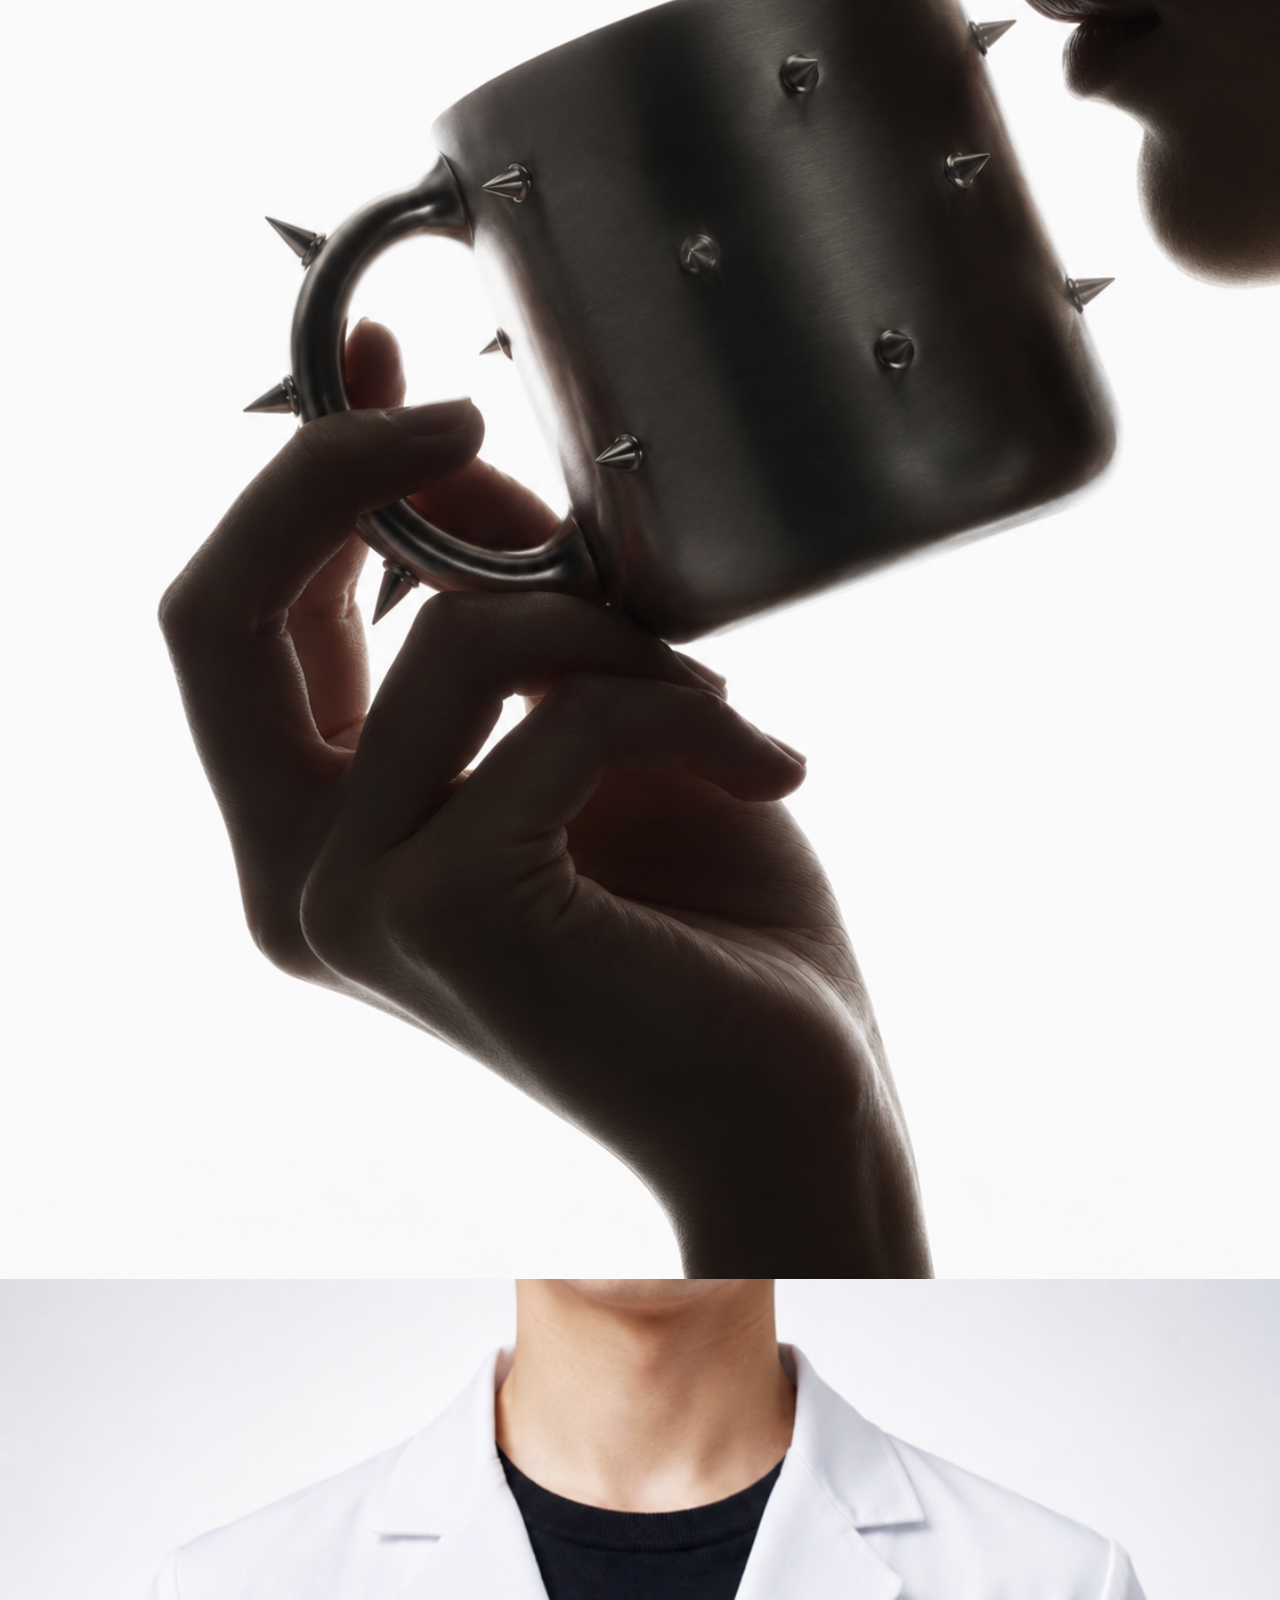
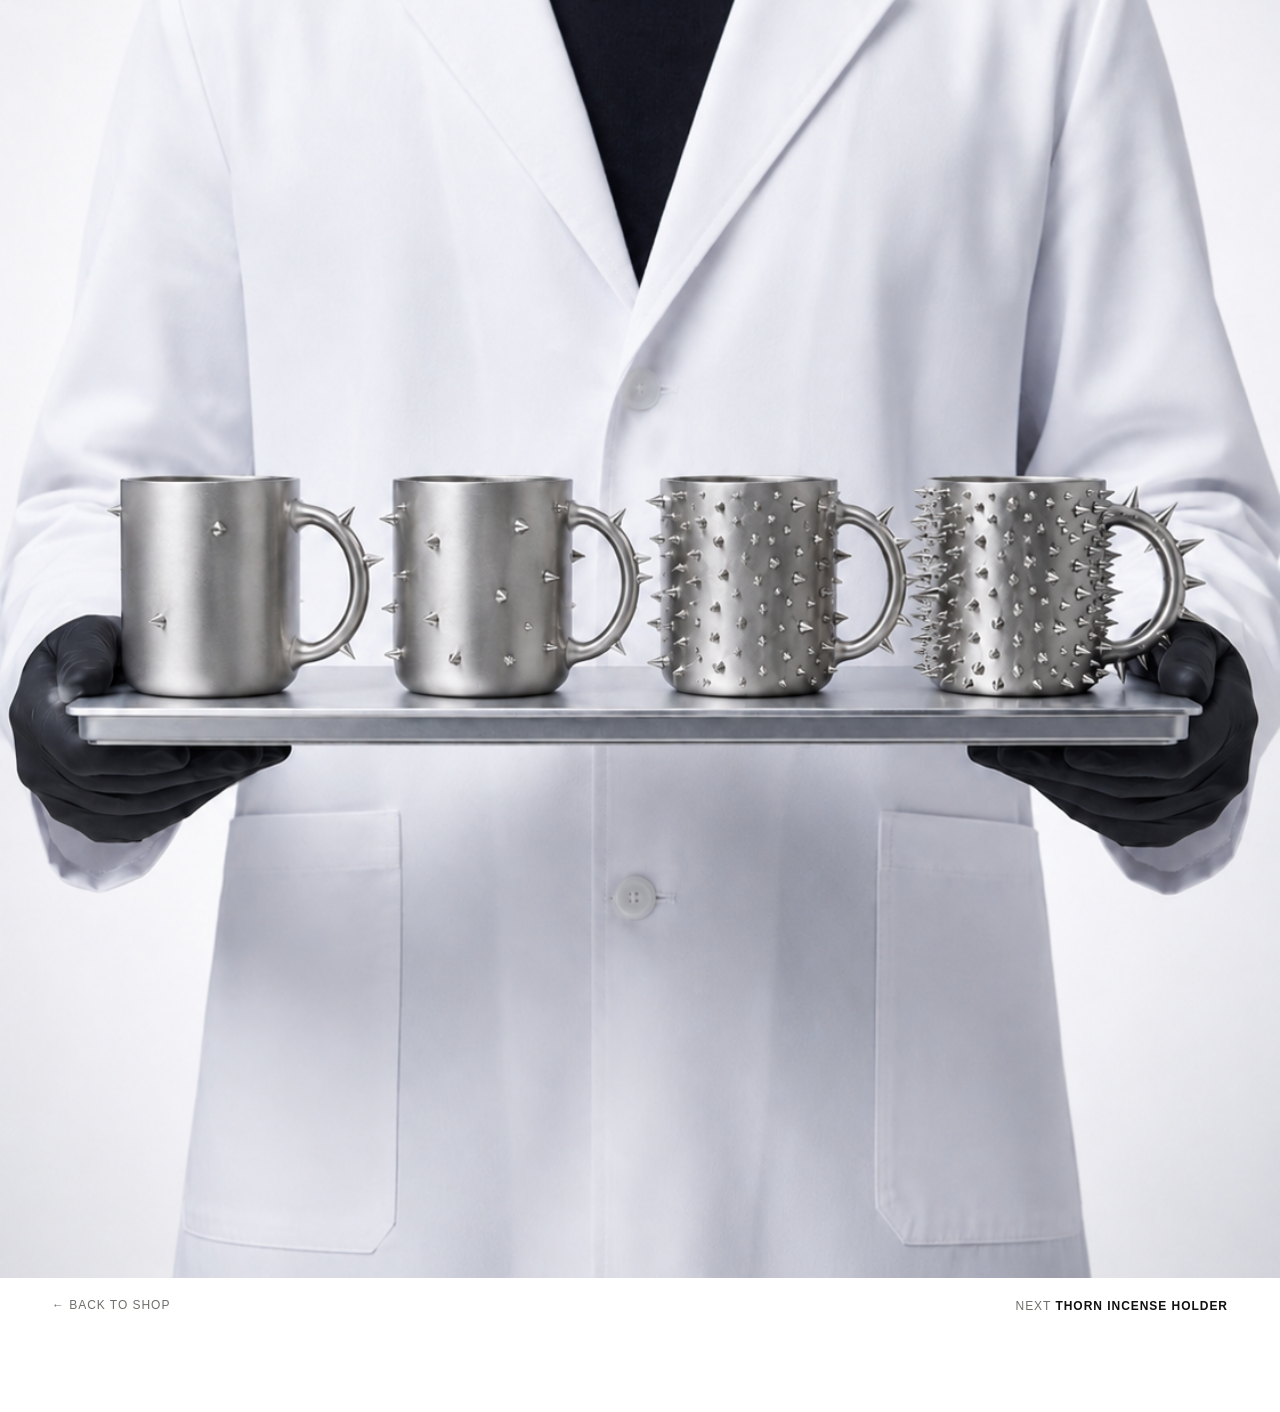
<file: flat-2d/thorn-mug.html>
<!DOCTYPE html>
<html lang="ko">
<head>
  <meta charset="UTF-8" />
  <meta name="viewport" content="width=device-width, initial-scale=1.0" />
  <title>Thorn Mug / Stress Gardening</title>
  <link rel="stylesheet" href="./product-pages.css?v=20260608-blueprint-white-v1" />
</head>
<body class="product-detail-page" data-product-id="thorn-mug">
  <header class="topbar">
    <img src="./assets/Group 29.png" alt="Stress Gardening top bar" class="topbar__image" />
    <a href="./index.html" class="topbar__link topbar__link--brand" aria-label="Stress Gardening"></a>
    <a href="./index.html?page=shop" class="topbar__link topbar__link--shop" aria-label="Shop"></a>
    <a href="./index.html?page=bag" class="topbar__link topbar__link--bag" aria-label="Bag"></a>
    <a href="./about.html" class="topbar__link topbar__link--about" aria-label="About Project"></a>
  </header>
  <div id="productDetailApp"></div>
  <script src="./product-pages.js?v=20260608-blueprint-white-v1"></script>
</body>
</html>
</file>
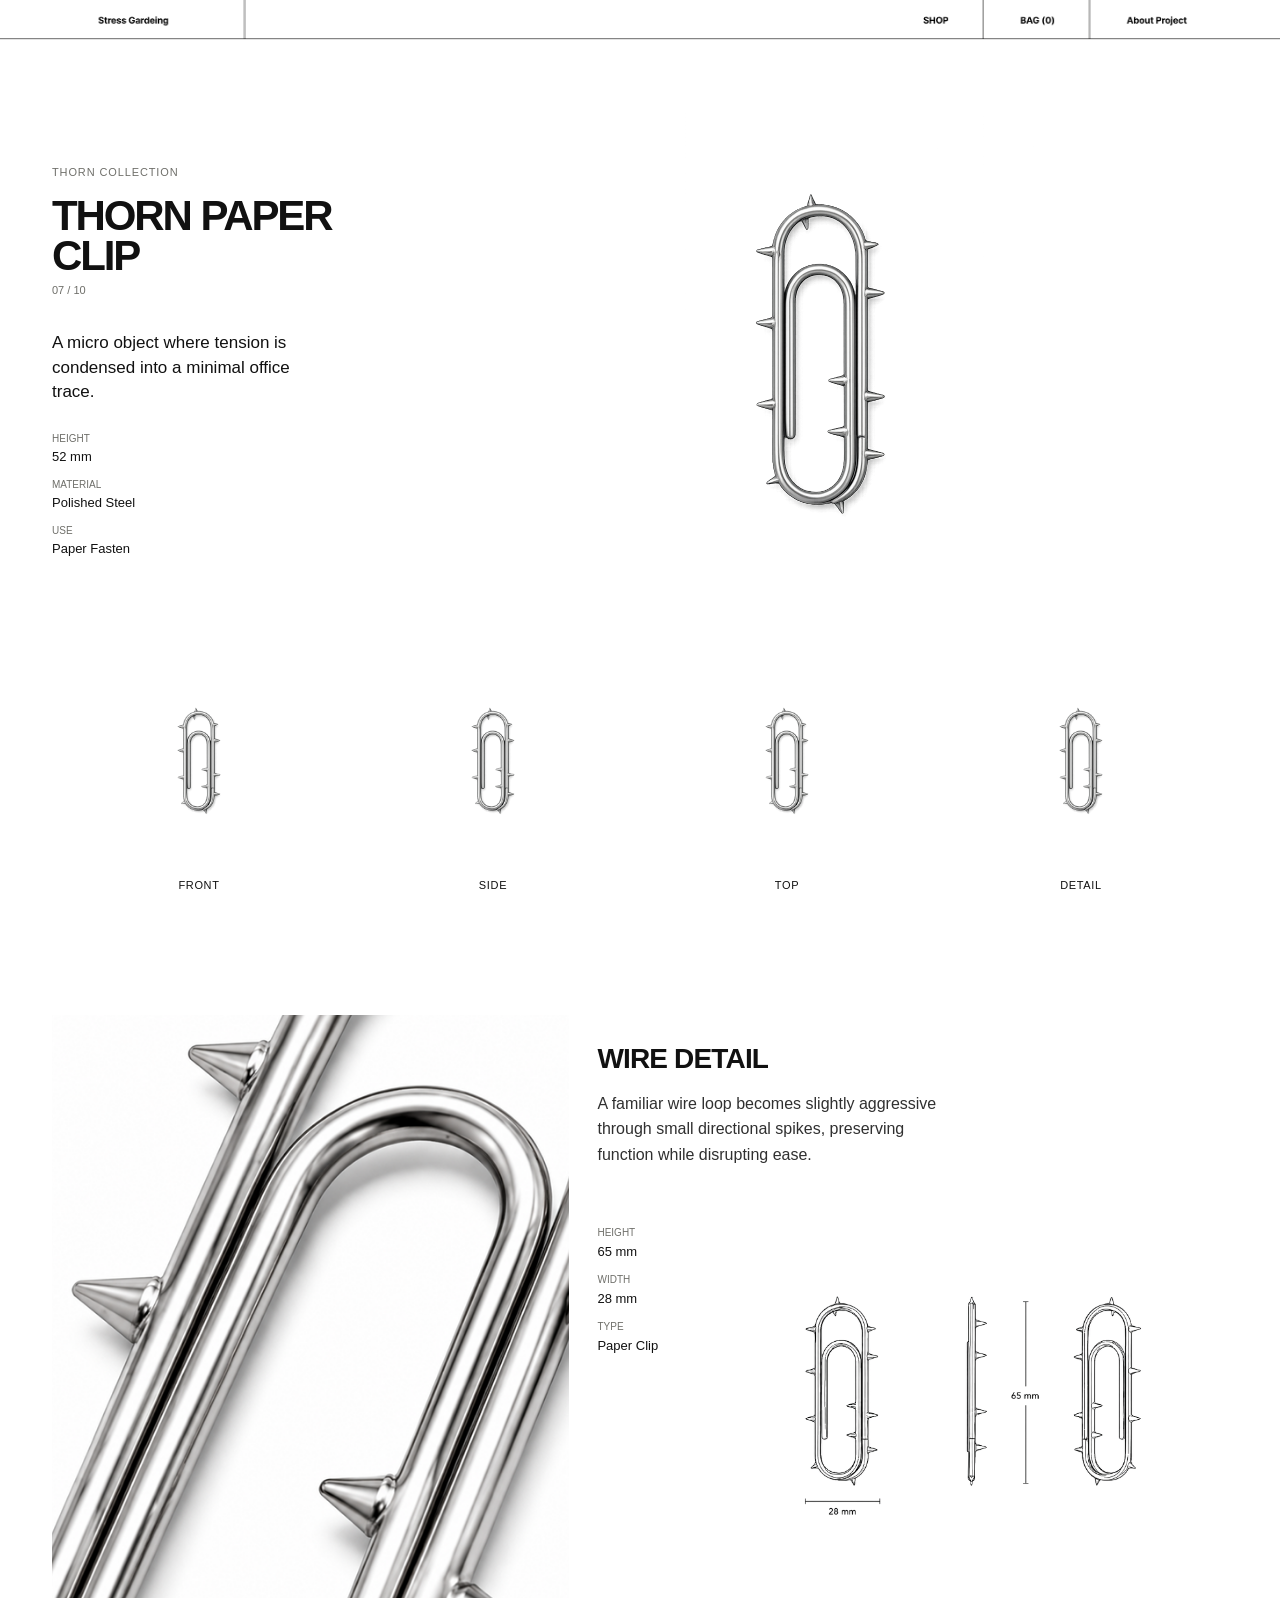
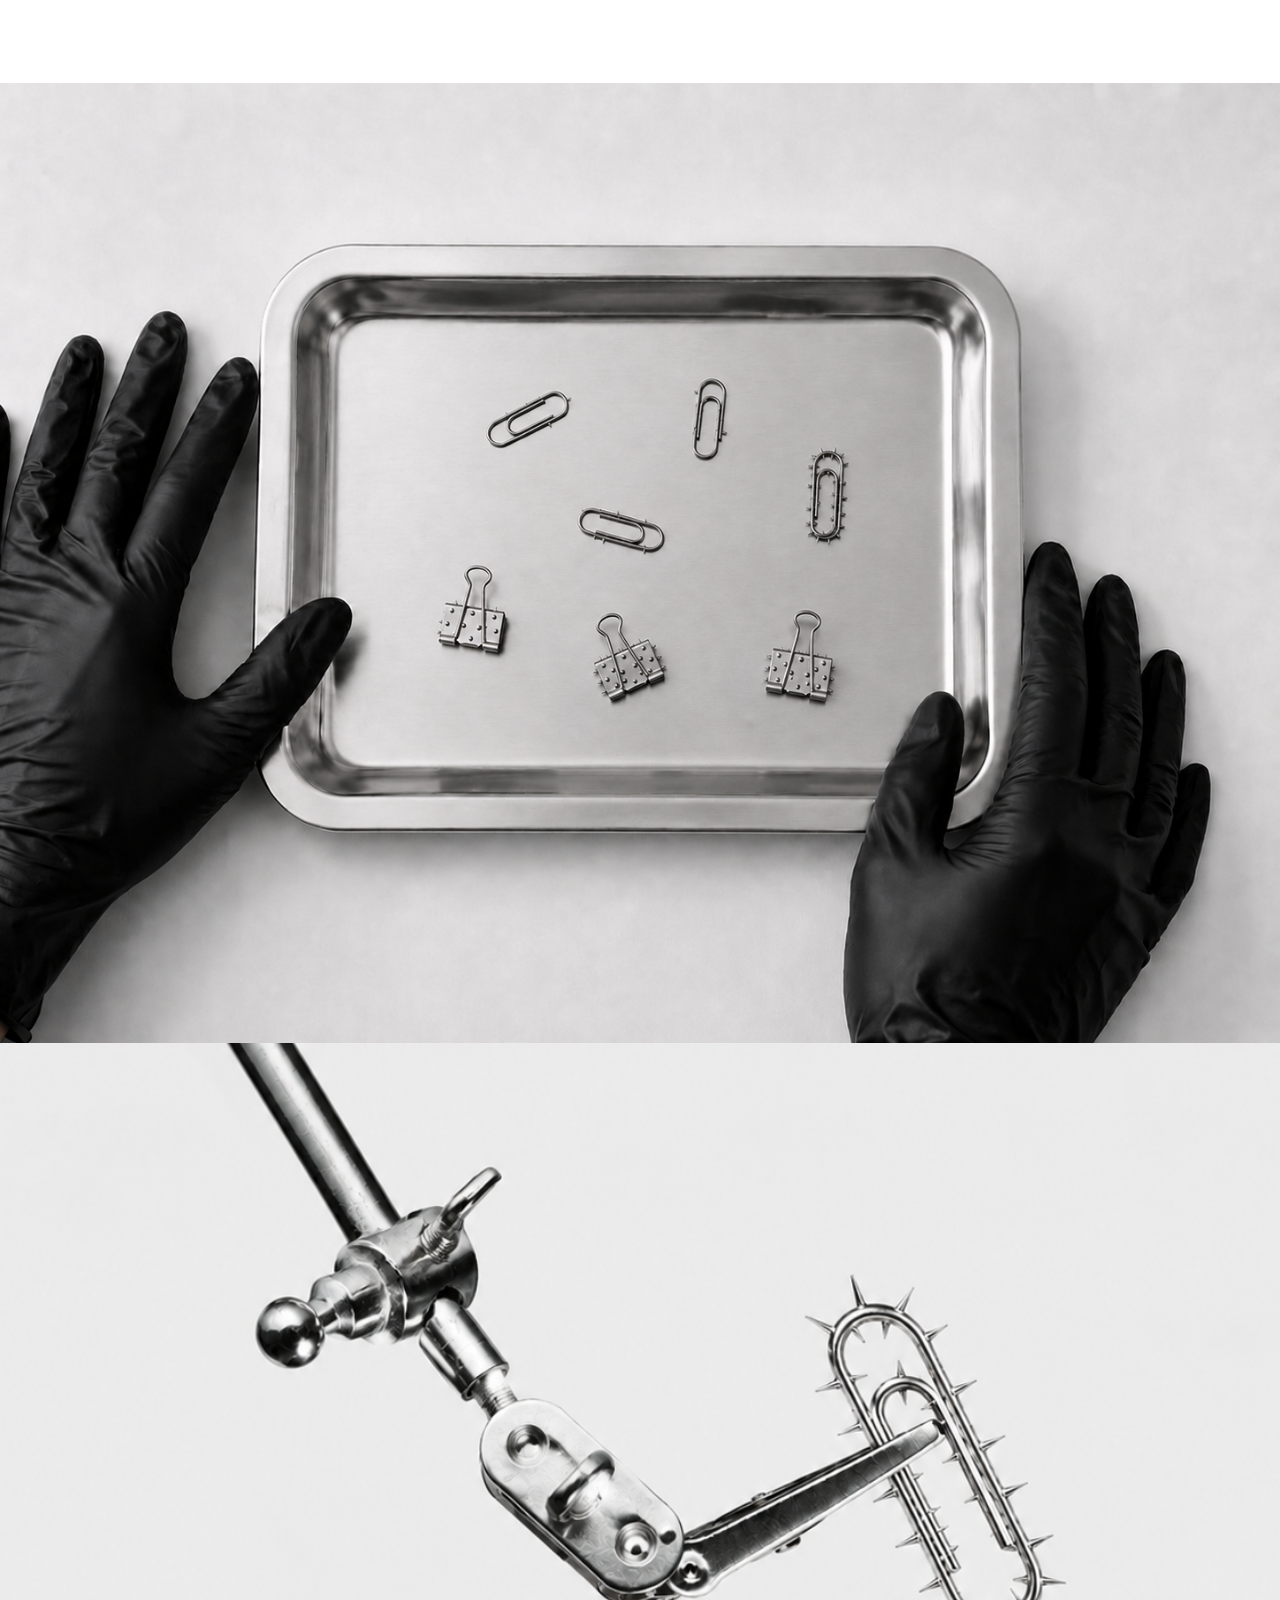
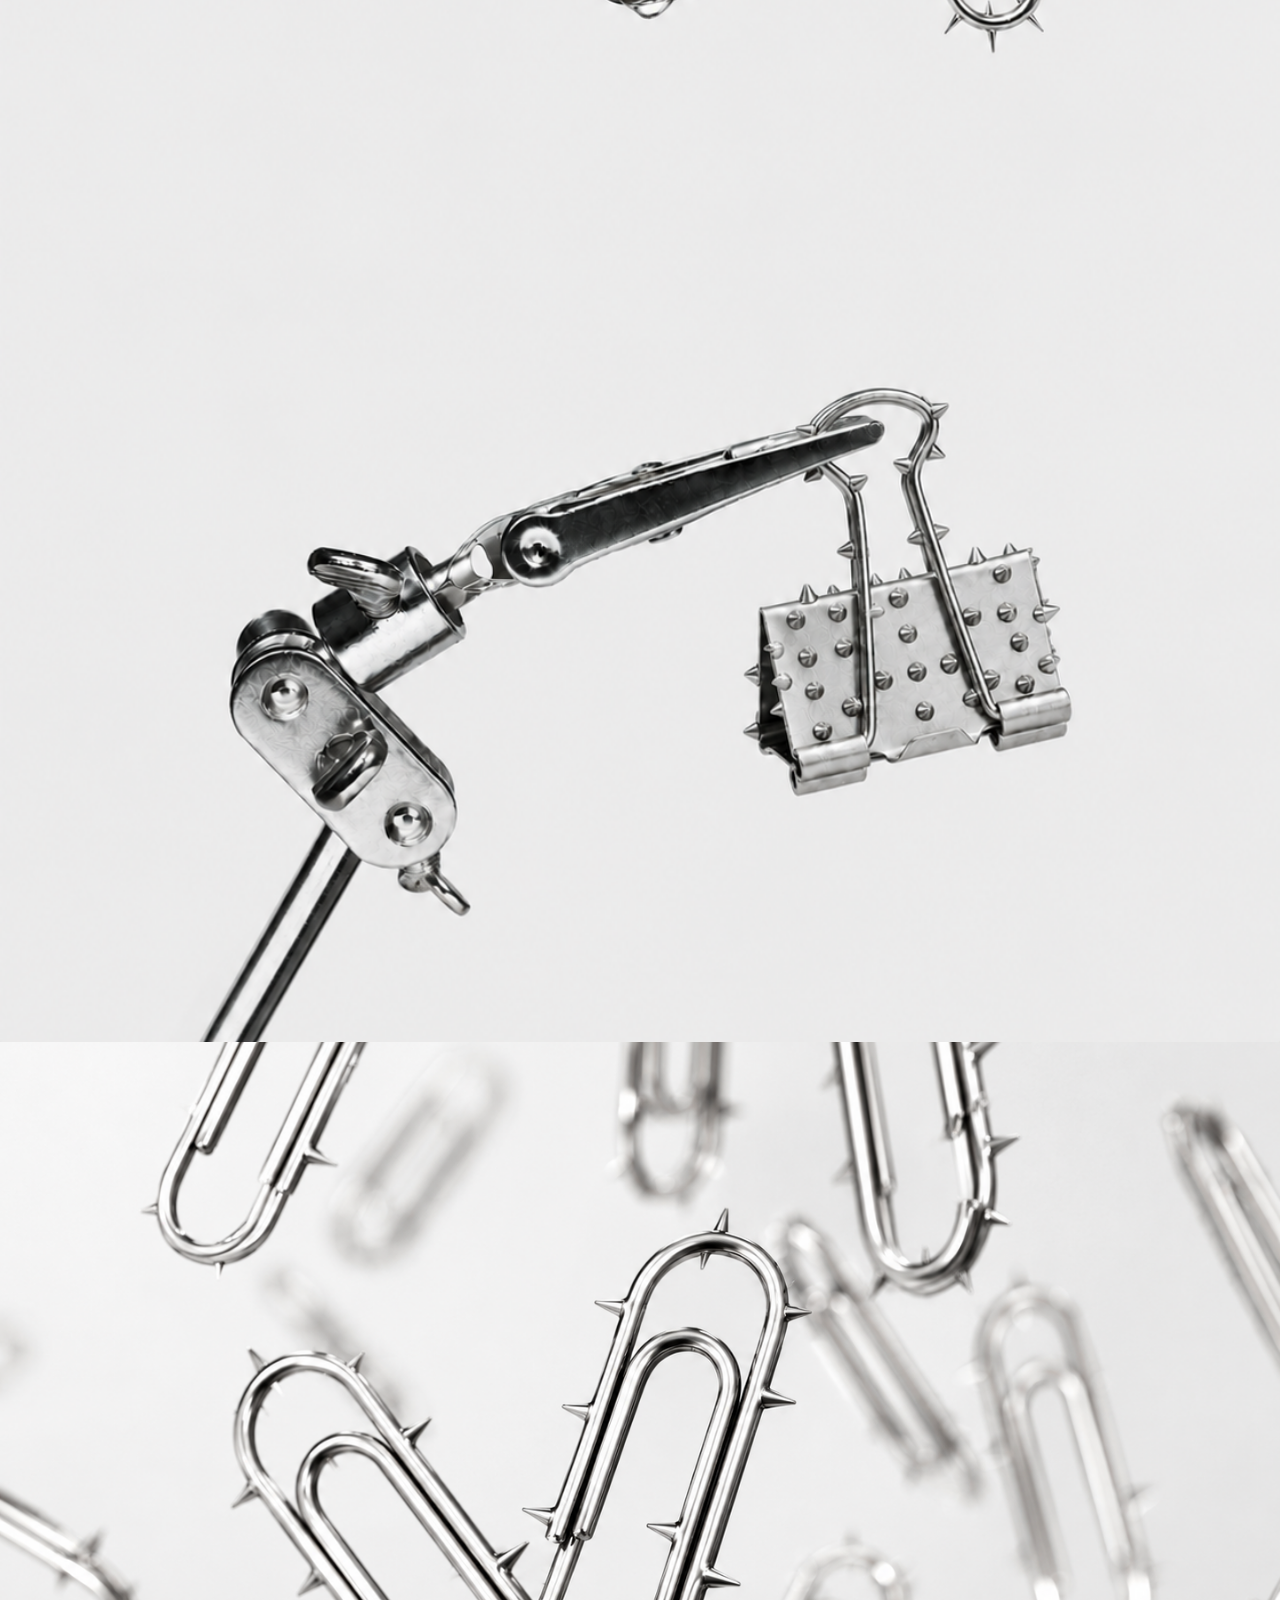
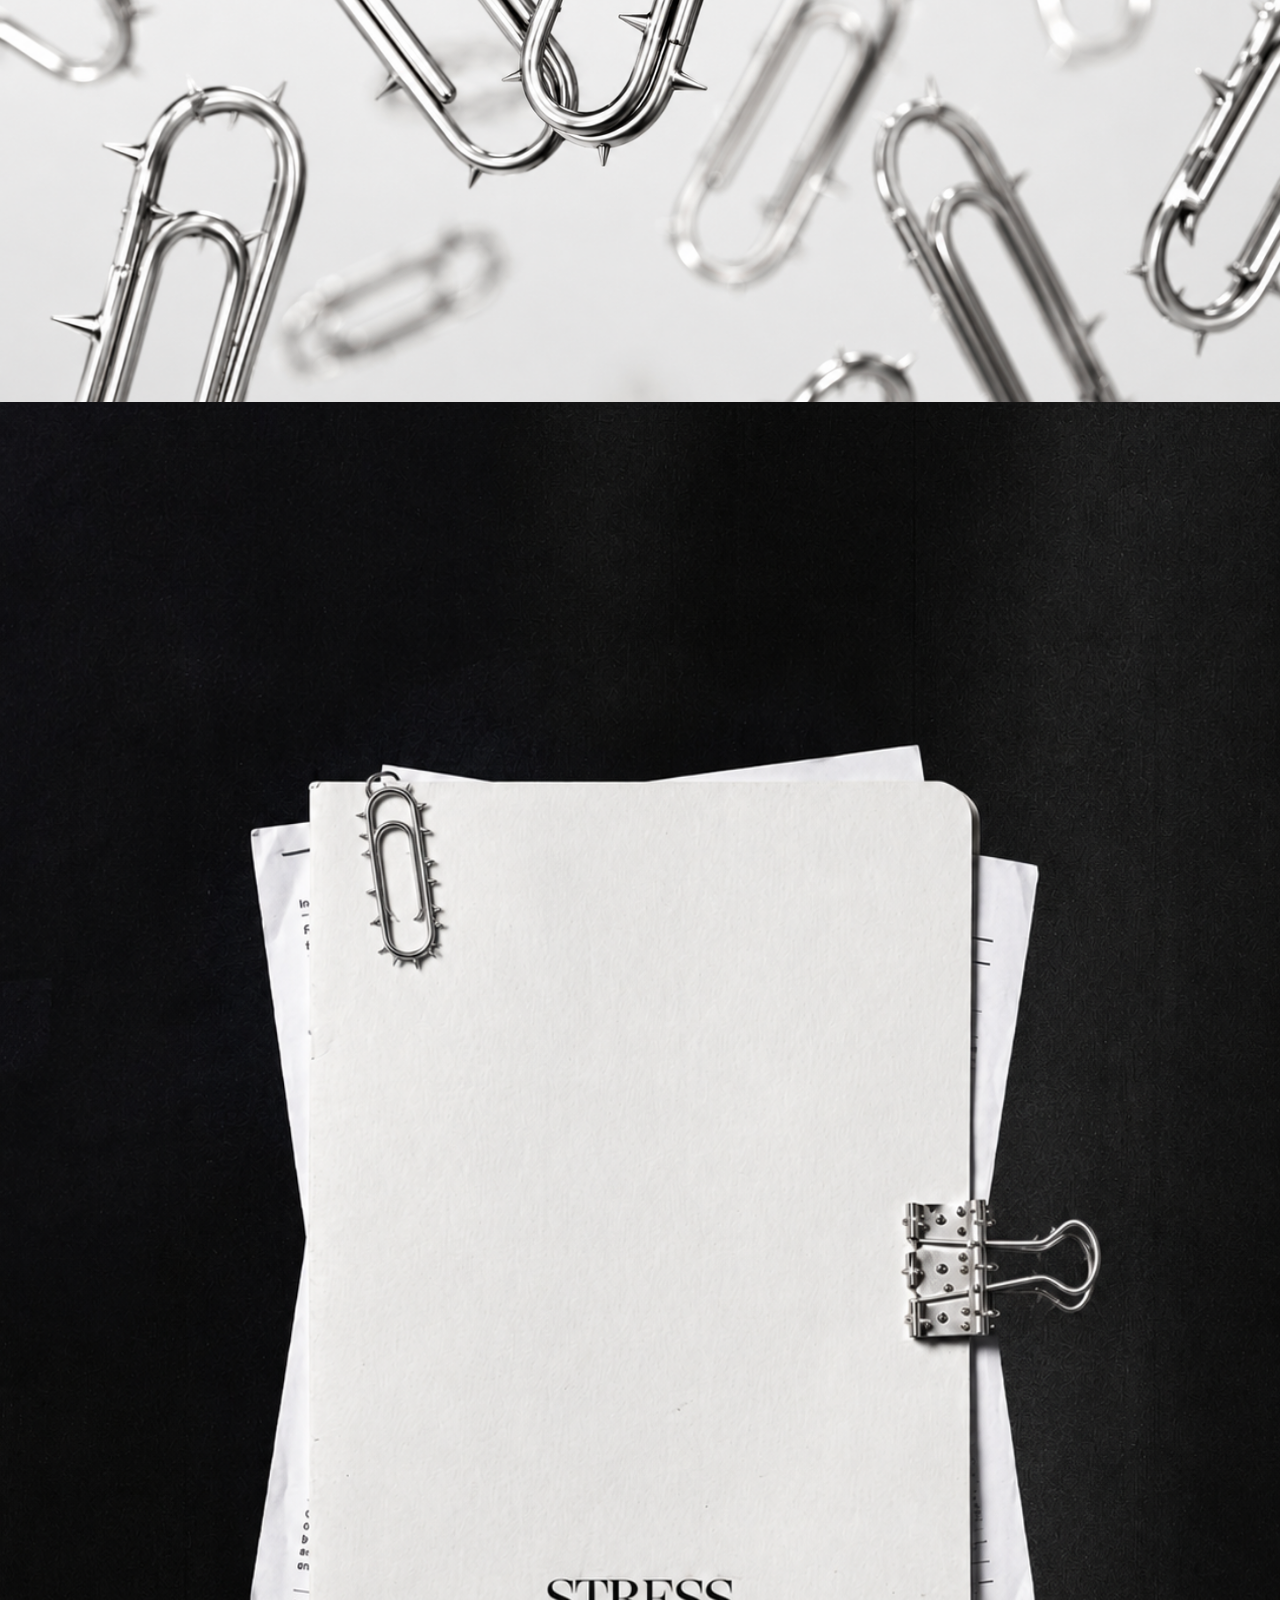
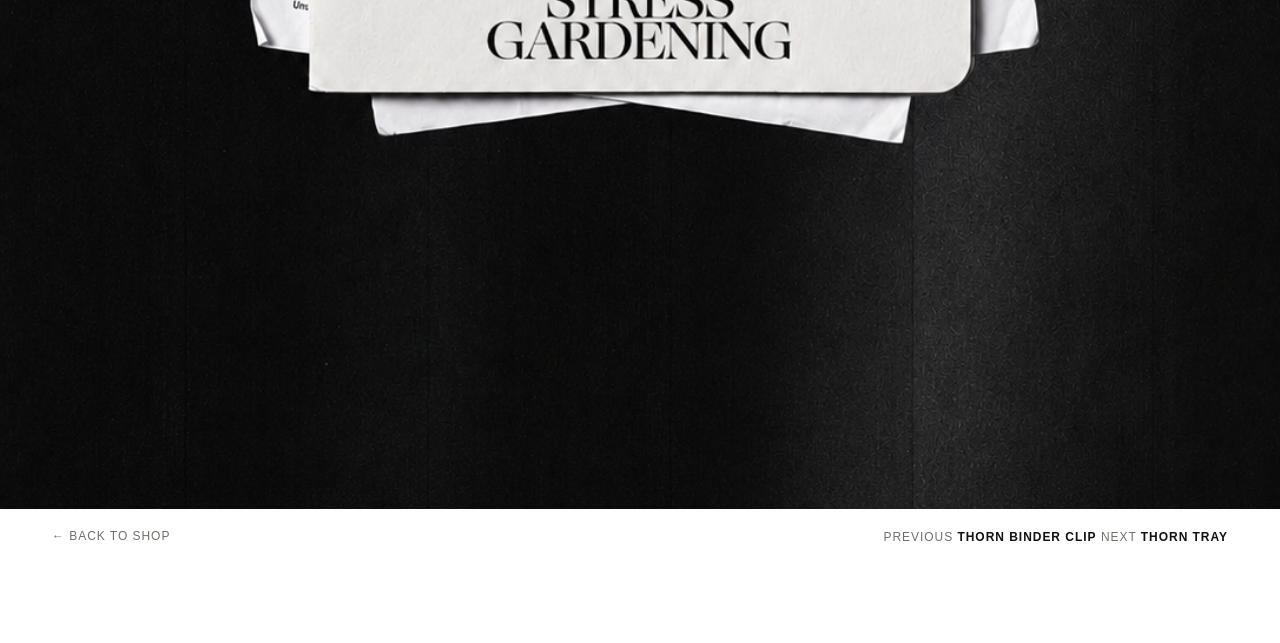
<file: flat-2d/thorn-paper-clip.html>
<!DOCTYPE html>
<html lang="ko">
<head>
  <meta charset="UTF-8" />
  <meta name="viewport" content="width=device-width, initial-scale=1.0" />
  <title>Thorn Paper Clip / Stress Gardening</title>
  <link rel="stylesheet" href="./product-pages.css?v=20260608-blueprint-white-v1" />
</head>
<body class="product-detail-page" data-product-id="thorn-paper-clip">
  <header class="topbar">
    <img src="./assets/Group 29.png" alt="Stress Gardening top bar" class="topbar__image" />
    <a href="./index.html" class="topbar__link topbar__link--brand" aria-label="Stress Gardening"></a>
    <a href="./index.html?page=shop" class="topbar__link topbar__link--shop" aria-label="Shop"></a>
    <a href="./index.html?page=bag" class="topbar__link topbar__link--bag" aria-label="Bag"></a>
    <a href="./about.html" class="topbar__link topbar__link--about" aria-label="About Project"></a>
  </header>
  <div id="productDetailApp"></div>
  <script src="./product-pages.js?v=20260608-blueprint-white-v1"></script>
</body>
</html>
</file>
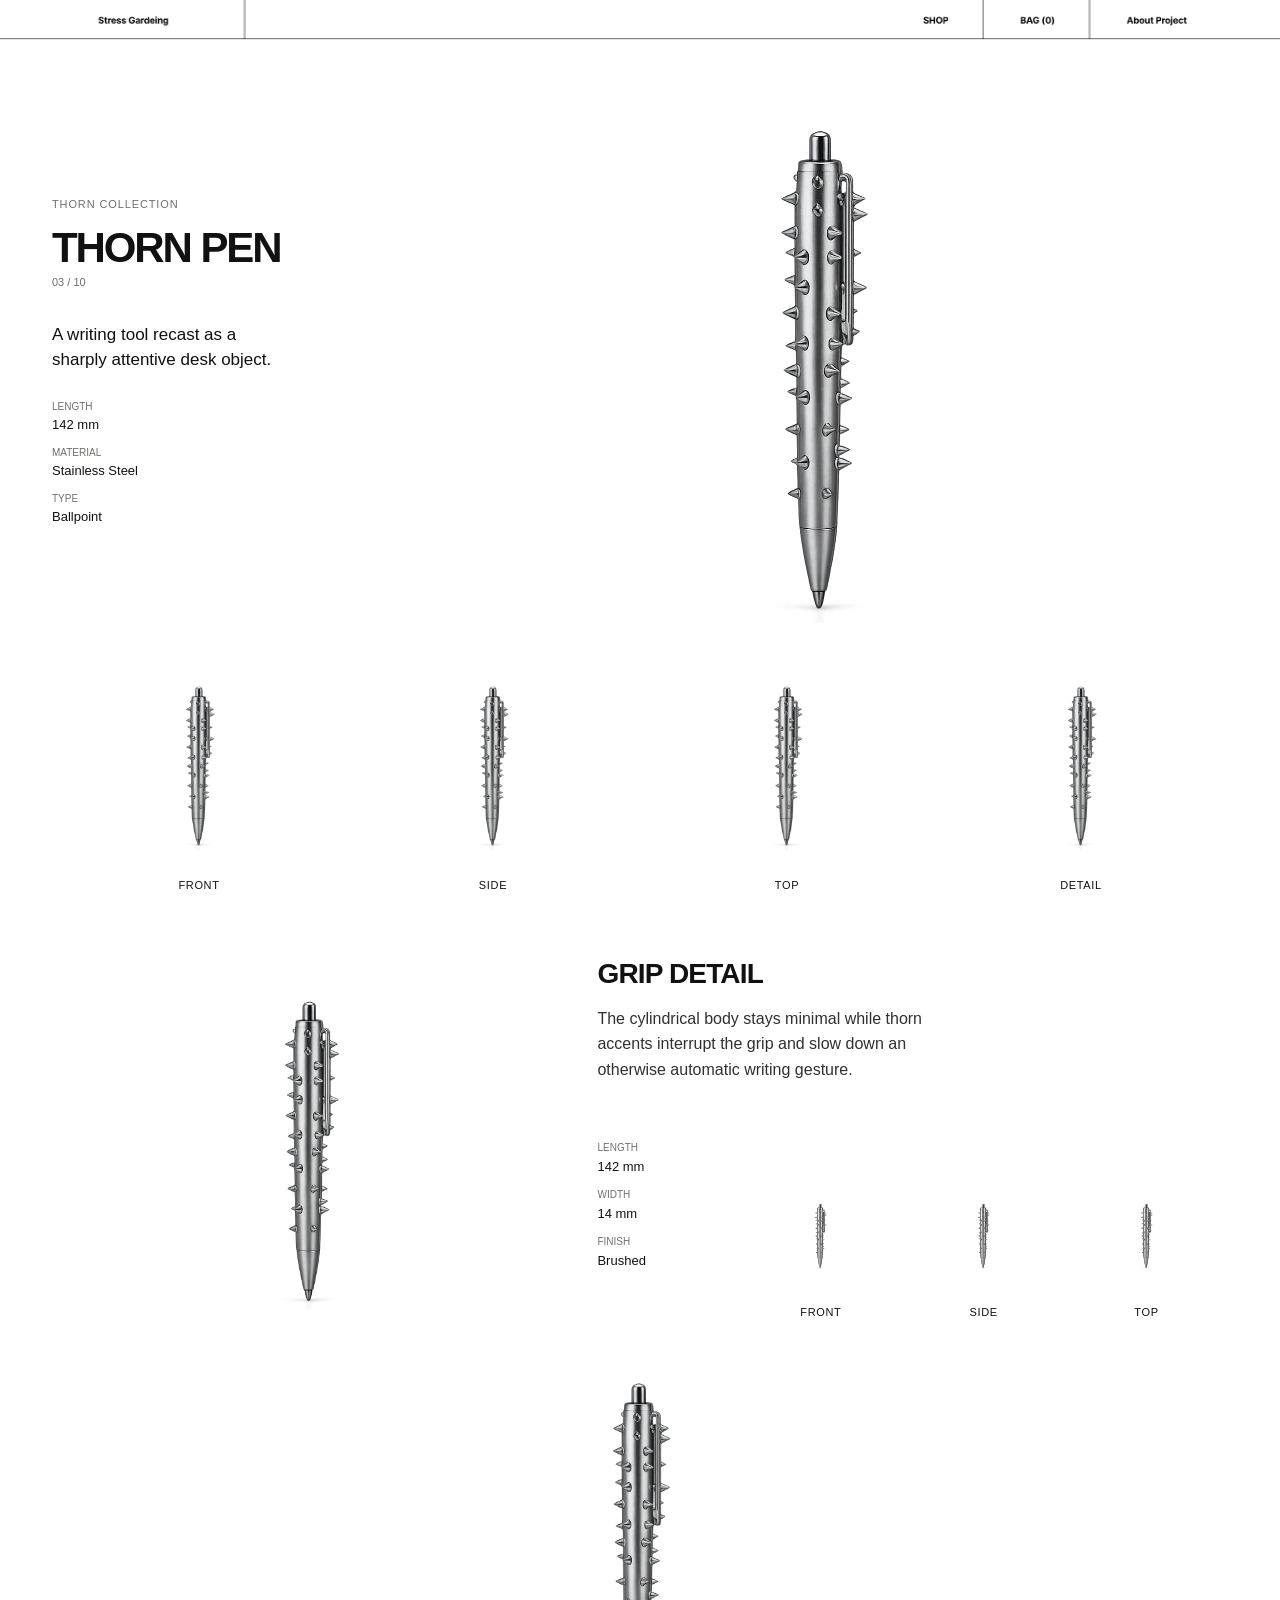
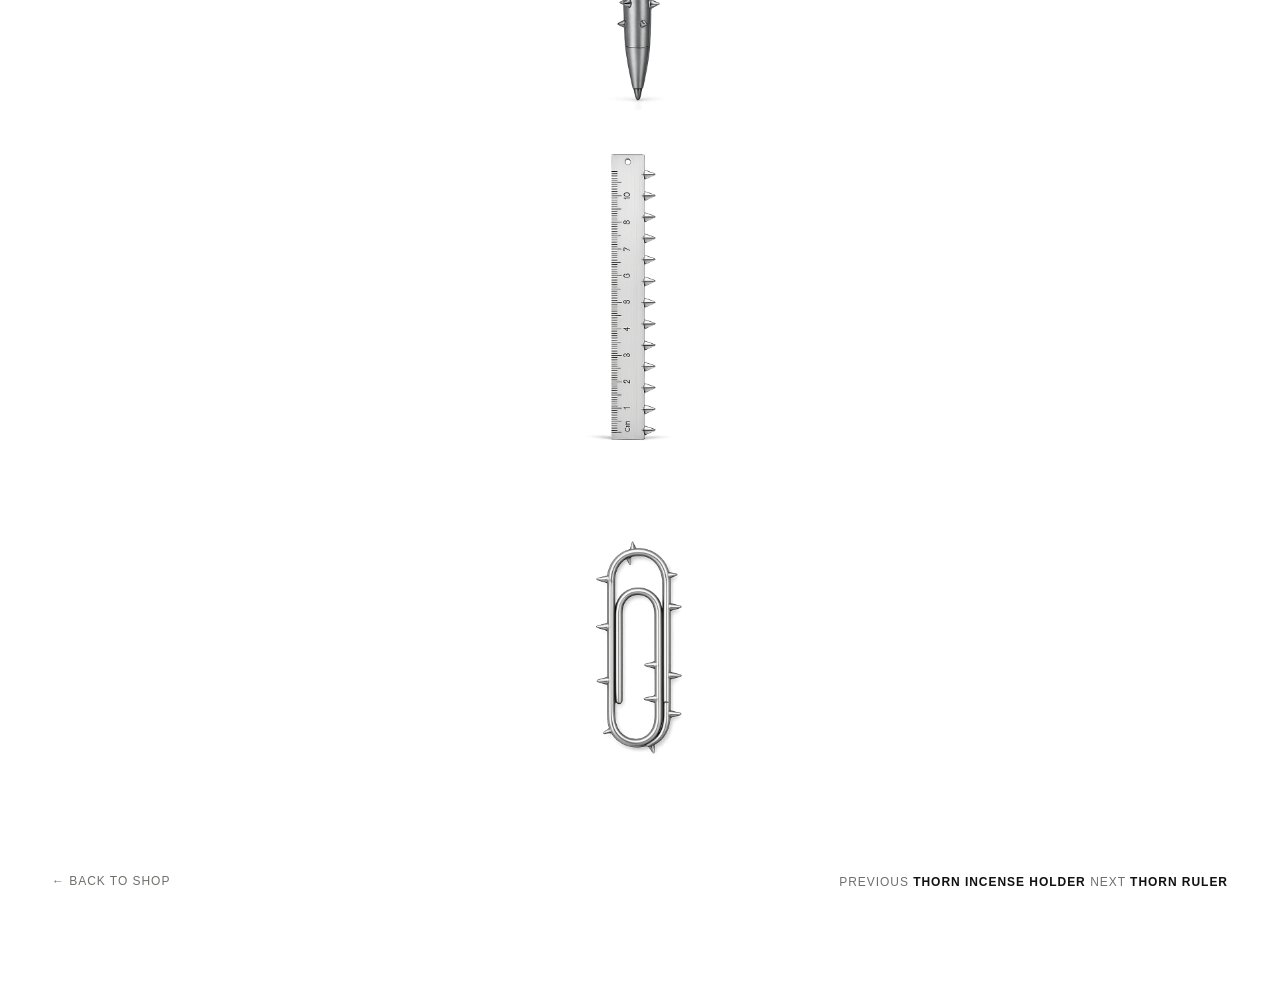
<file: flat-2d/thorn-pen.html>
<!DOCTYPE html>
<html lang="ko">
<head>
  <meta charset="UTF-8" />
  <meta name="viewport" content="width=device-width, initial-scale=1.0" />
  <title>Thorn Pen / Stress Gardening</title>
  <link rel="stylesheet" href="./product-pages.css?v=20260608-blueprint-white-v1" />
</head>
<body class="product-detail-page" data-product-id="thorn-pen">
  <header class="topbar">
    <img src="./assets/Group 29.png" alt="Stress Gardening top bar" class="topbar__image" />
    <a href="./index.html" class="topbar__link topbar__link--brand" aria-label="Stress Gardening"></a>
    <a href="./index.html?page=shop" class="topbar__link topbar__link--shop" aria-label="Shop"></a>
    <a href="./index.html?page=bag" class="topbar__link topbar__link--bag" aria-label="Bag"></a>
    <a href="./about.html" class="topbar__link topbar__link--about" aria-label="About Project"></a>
  </header>
  <div id="productDetailApp"></div>
  <script src="./product-pages.js?v=20260608-blueprint-white-v1"></script>
</body>
</html>
</file>
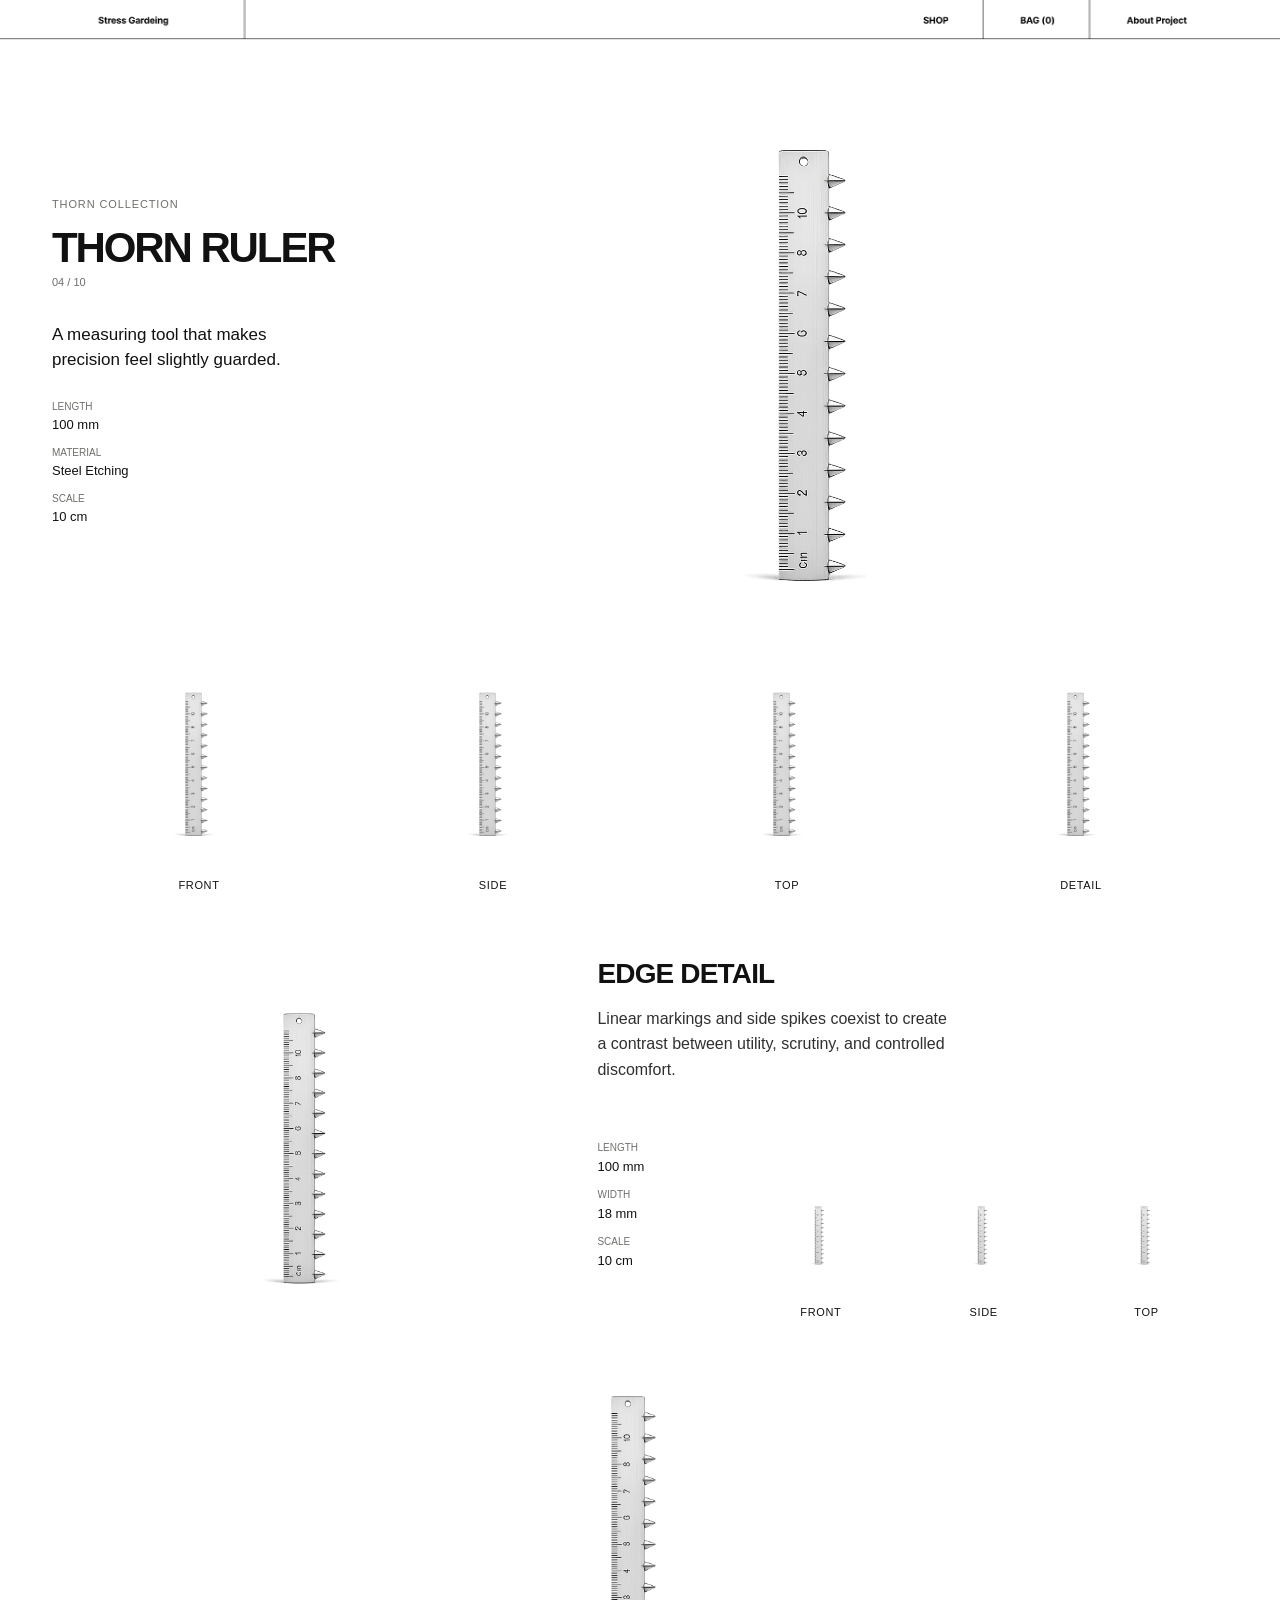
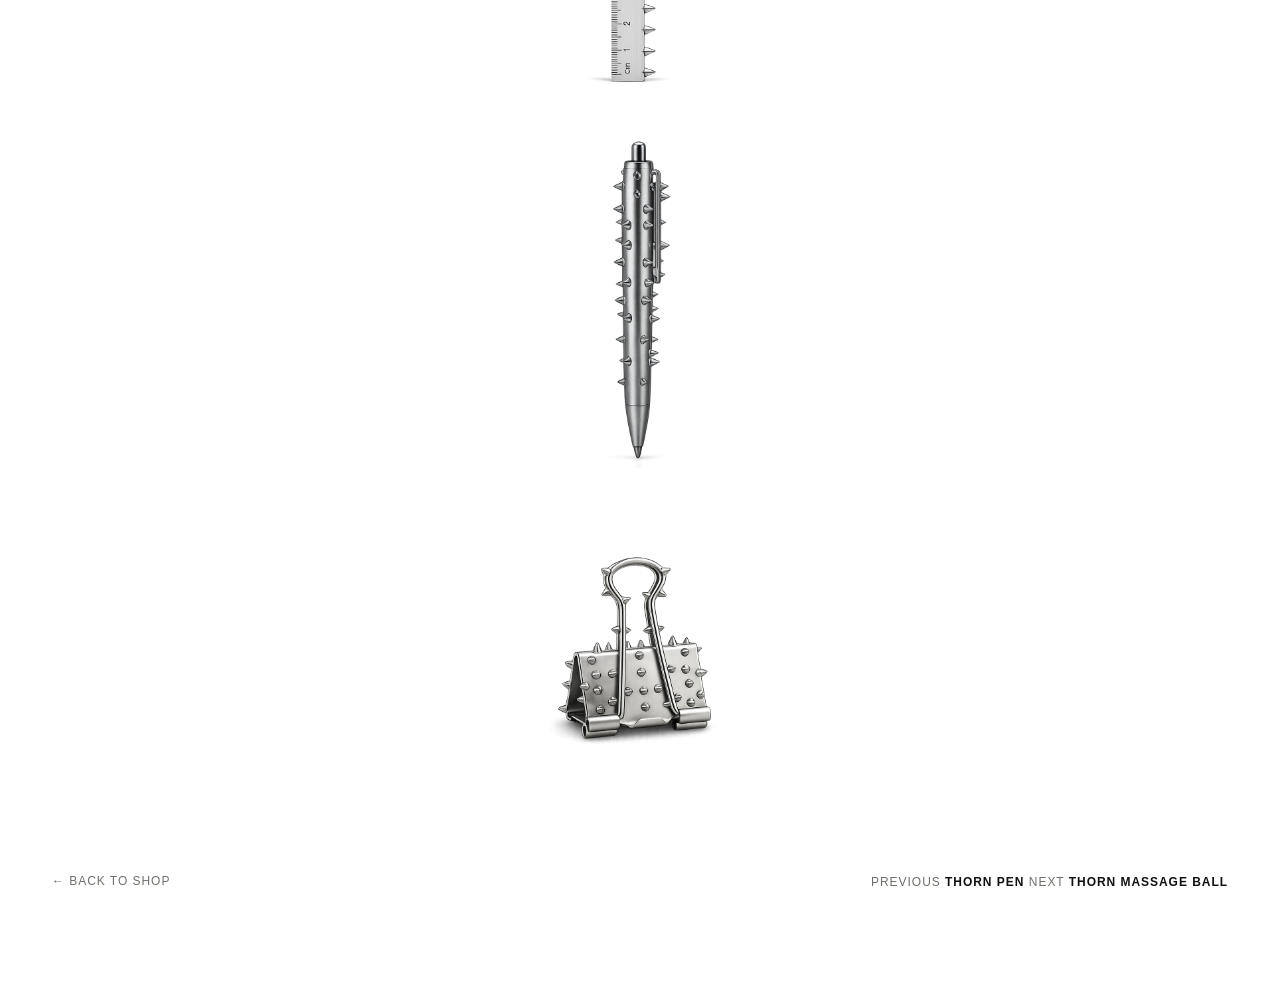
<file: flat-2d/thorn-ruler.html>
<!DOCTYPE html>
<html lang="ko">
<head>
  <meta charset="UTF-8" />
  <meta name="viewport" content="width=device-width, initial-scale=1.0" />
  <title>Thorn Ruler / Stress Gardening</title>
  <link rel="stylesheet" href="./product-pages.css?v=20260608-blueprint-white-v1" />
</head>
<body class="product-detail-page" data-product-id="thorn-ruler">
  <header class="topbar">
    <img src="./assets/Group 29.png" alt="Stress Gardening top bar" class="topbar__image" />
    <a href="./index.html" class="topbar__link topbar__link--brand" aria-label="Stress Gardening"></a>
    <a href="./index.html?page=shop" class="topbar__link topbar__link--shop" aria-label="Shop"></a>
    <a href="./index.html?page=bag" class="topbar__link topbar__link--bag" aria-label="Bag"></a>
    <a href="./about.html" class="topbar__link topbar__link--about" aria-label="About Project"></a>
  </header>
  <div id="productDetailApp"></div>
  <script src="./product-pages.js?v=20260608-blueprint-white-v1"></script>
</body>
</html>
</file>
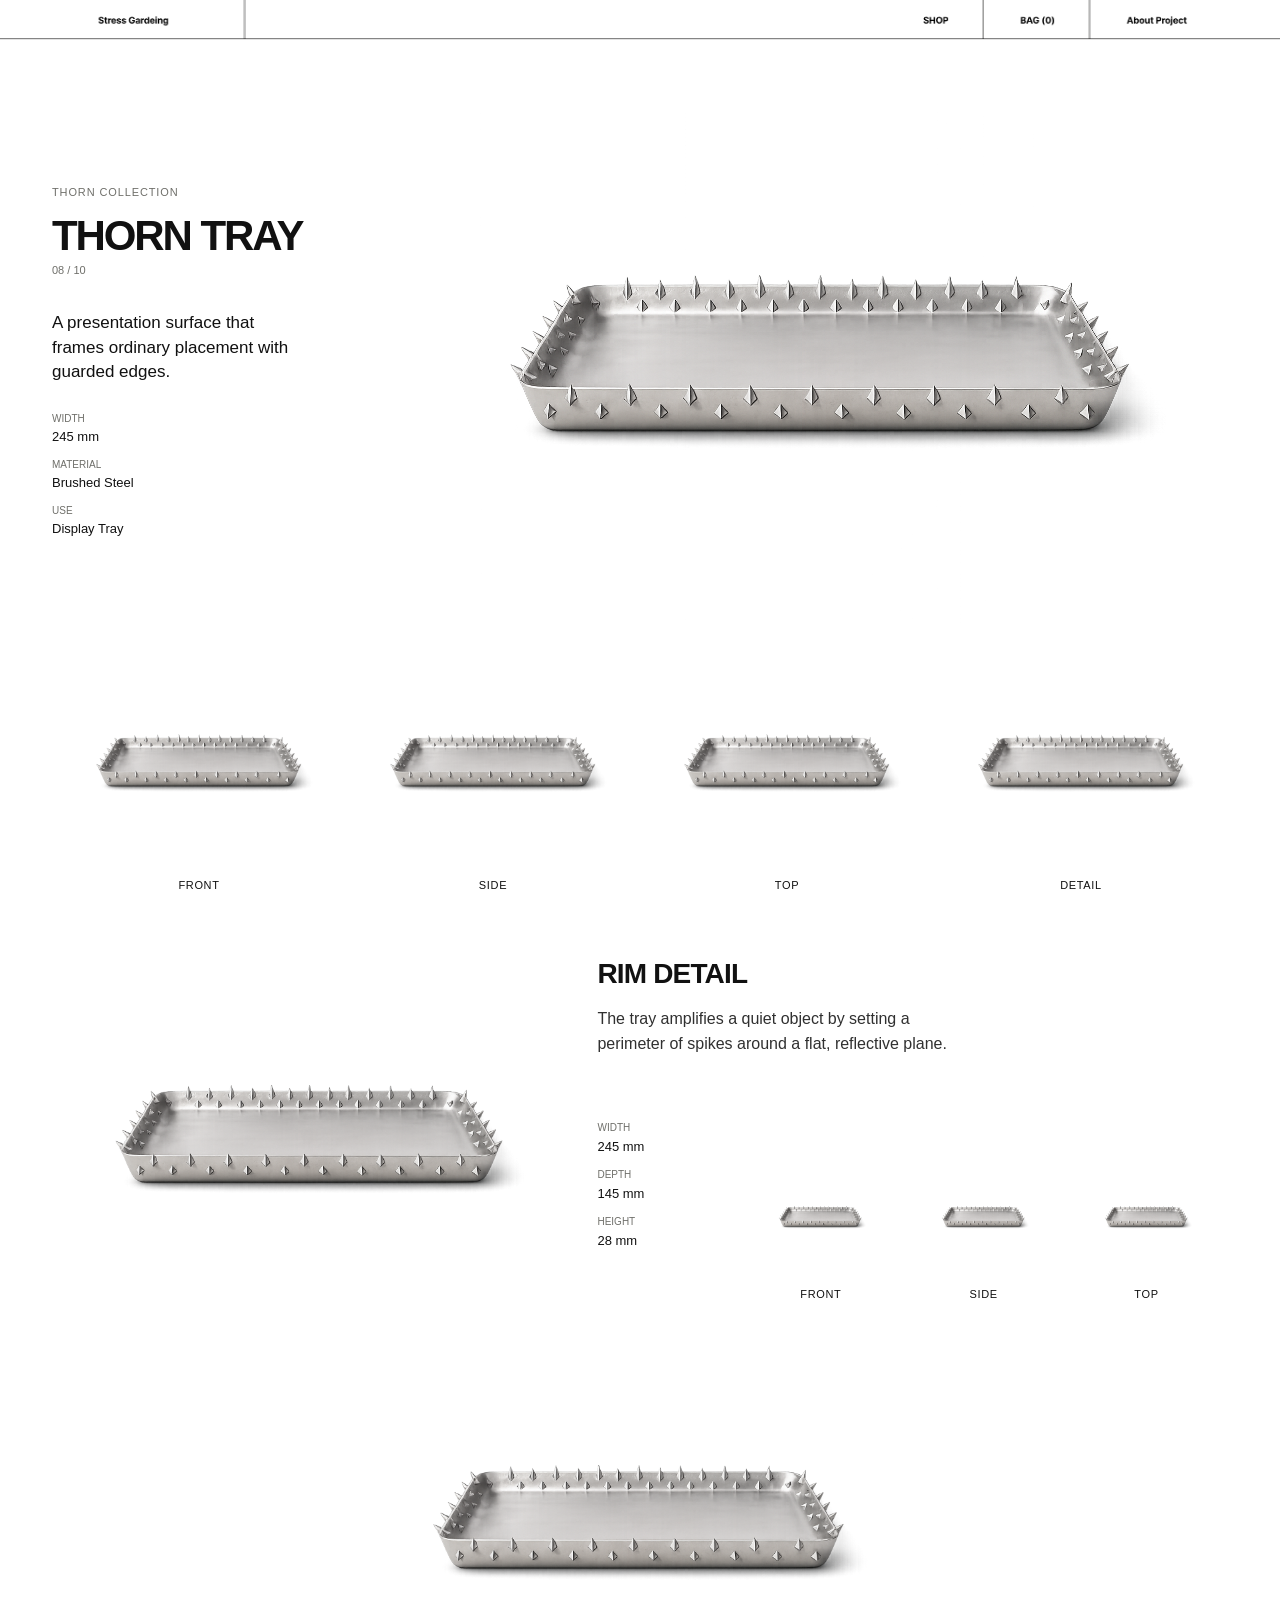
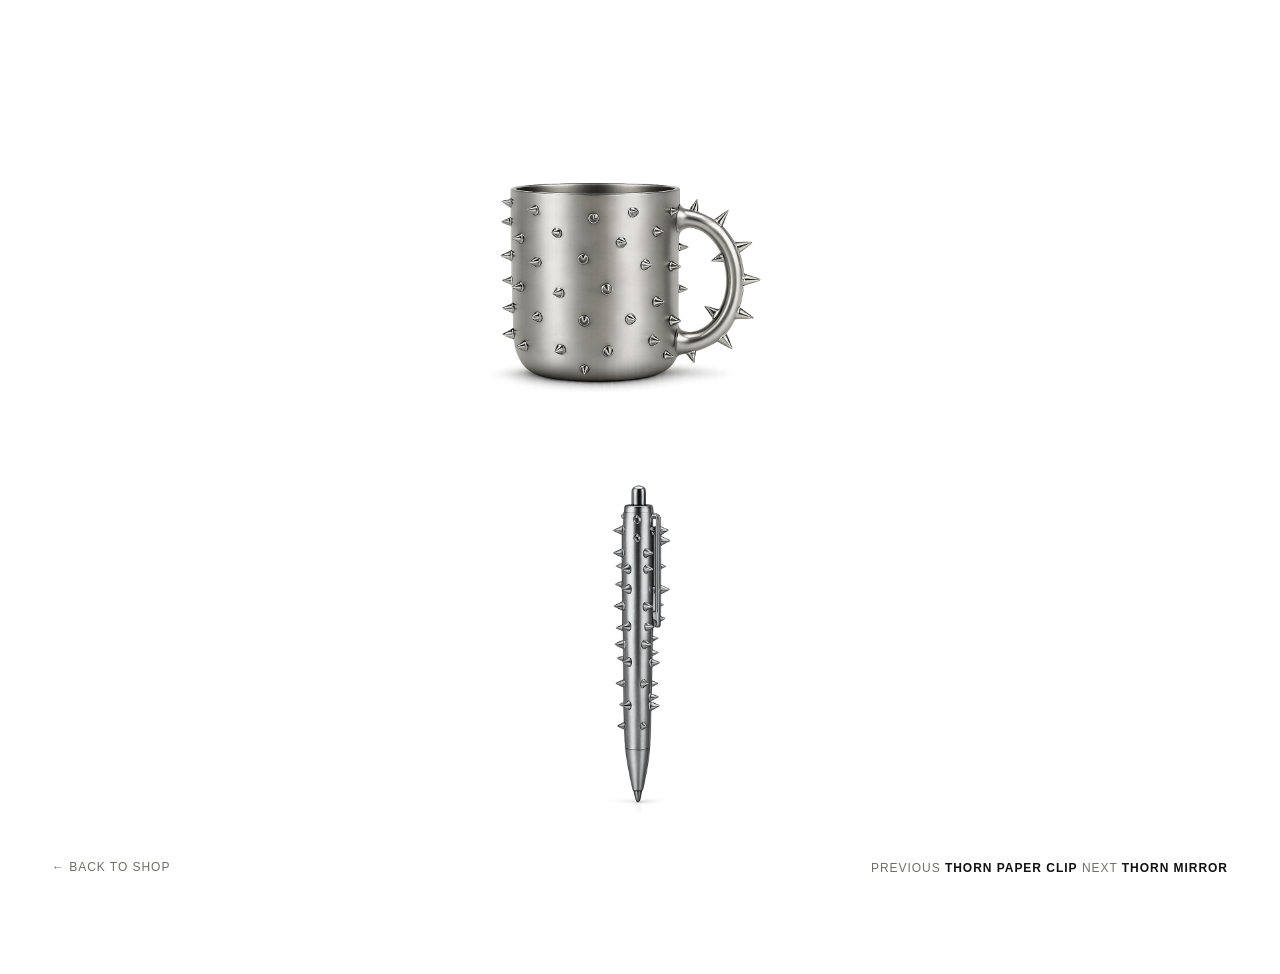
<file: flat-2d/thorn-tray.html>
<!DOCTYPE html>
<html lang="ko">
<head>
  <meta charset="UTF-8" />
  <meta name="viewport" content="width=device-width, initial-scale=1.0" />
  <title>Thorn Tray / Stress Gardening</title>
  <link rel="stylesheet" href="./product-pages.css?v=20260608-blueprint-white-v1" />
</head>
<body class="product-detail-page" data-product-id="thorn-tray">
  <header class="topbar">
    <img src="./assets/Group 29.png" alt="Stress Gardening top bar" class="topbar__image" />
    <a href="./index.html" class="topbar__link topbar__link--brand" aria-label="Stress Gardening"></a>
    <a href="./index.html?page=shop" class="topbar__link topbar__link--shop" aria-label="Shop"></a>
    <a href="./index.html?page=bag" class="topbar__link topbar__link--bag" aria-label="Bag"></a>
    <a href="./about.html" class="topbar__link topbar__link--about" aria-label="About Project"></a>
  </header>
  <div id="productDetailApp"></div>
  <script src="./product-pages.js?v=20260608-blueprint-white-v1"></script>
</body>
</html>
</file>
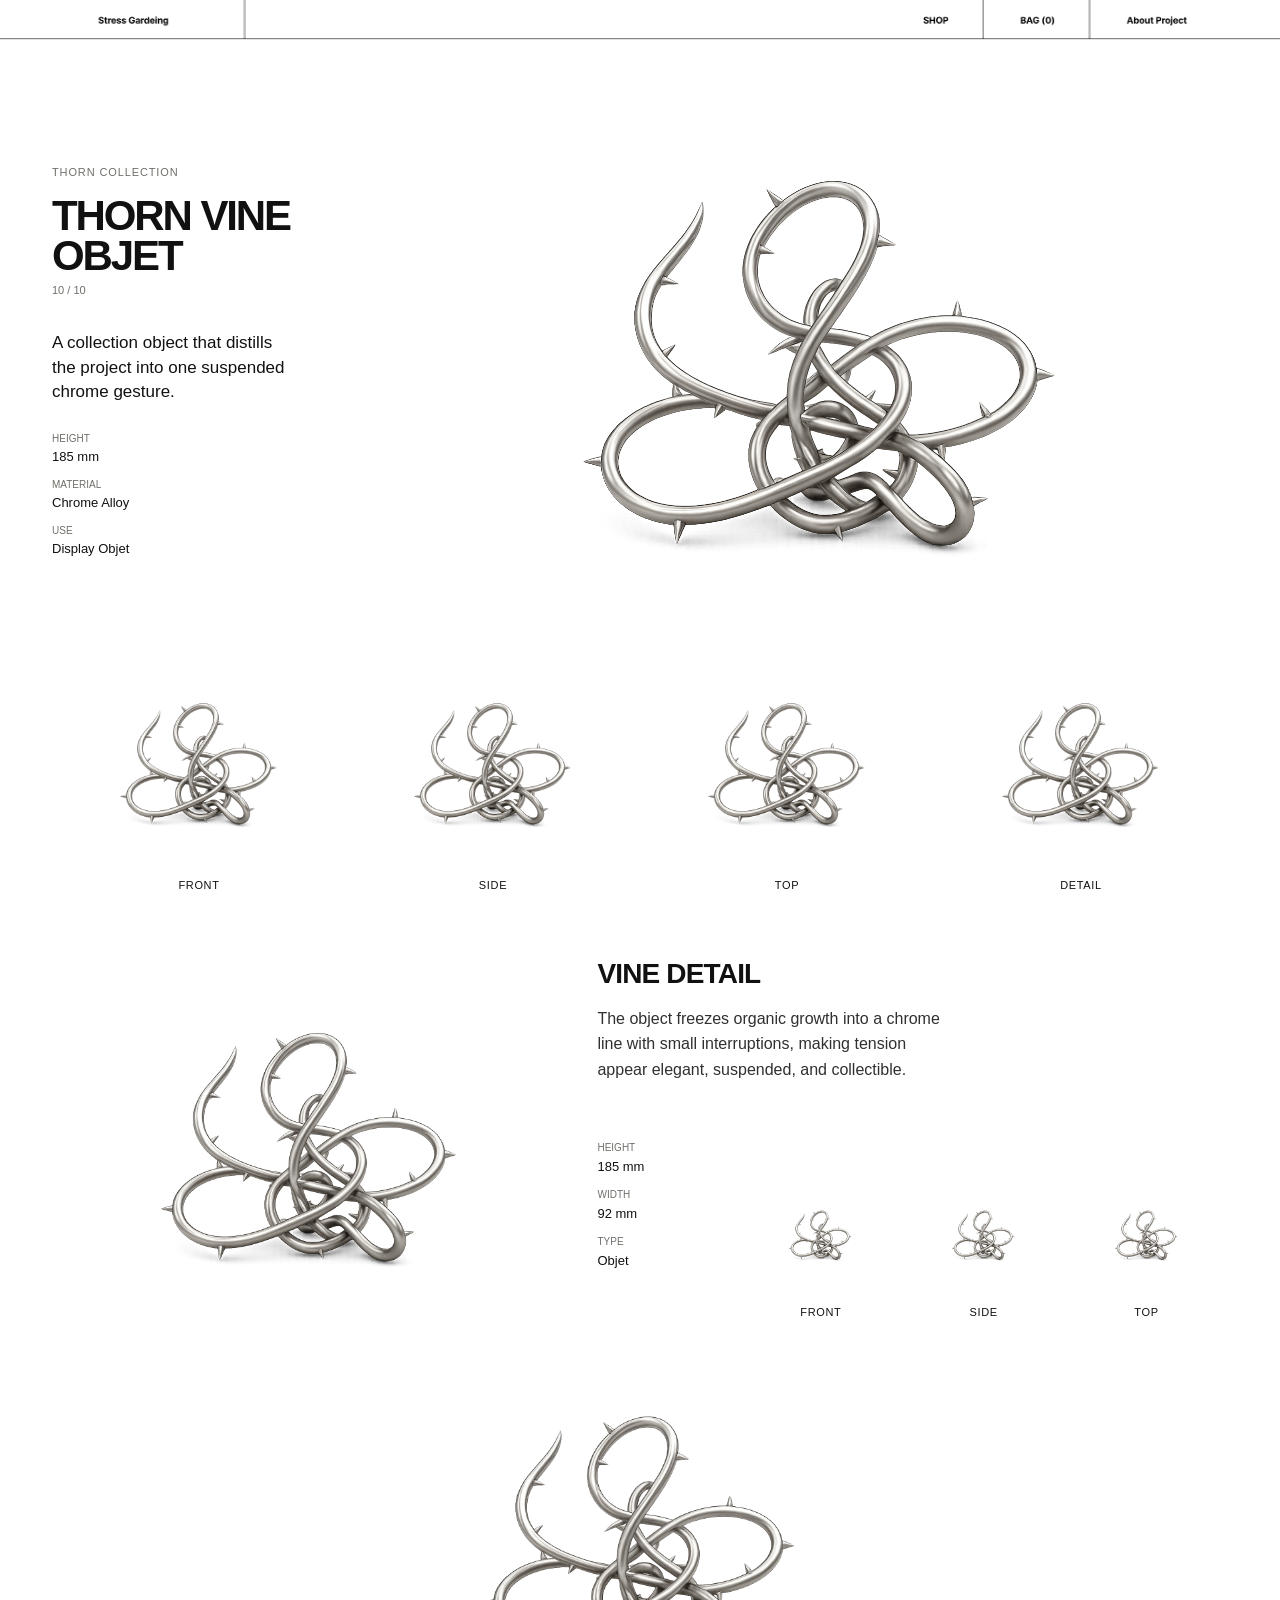
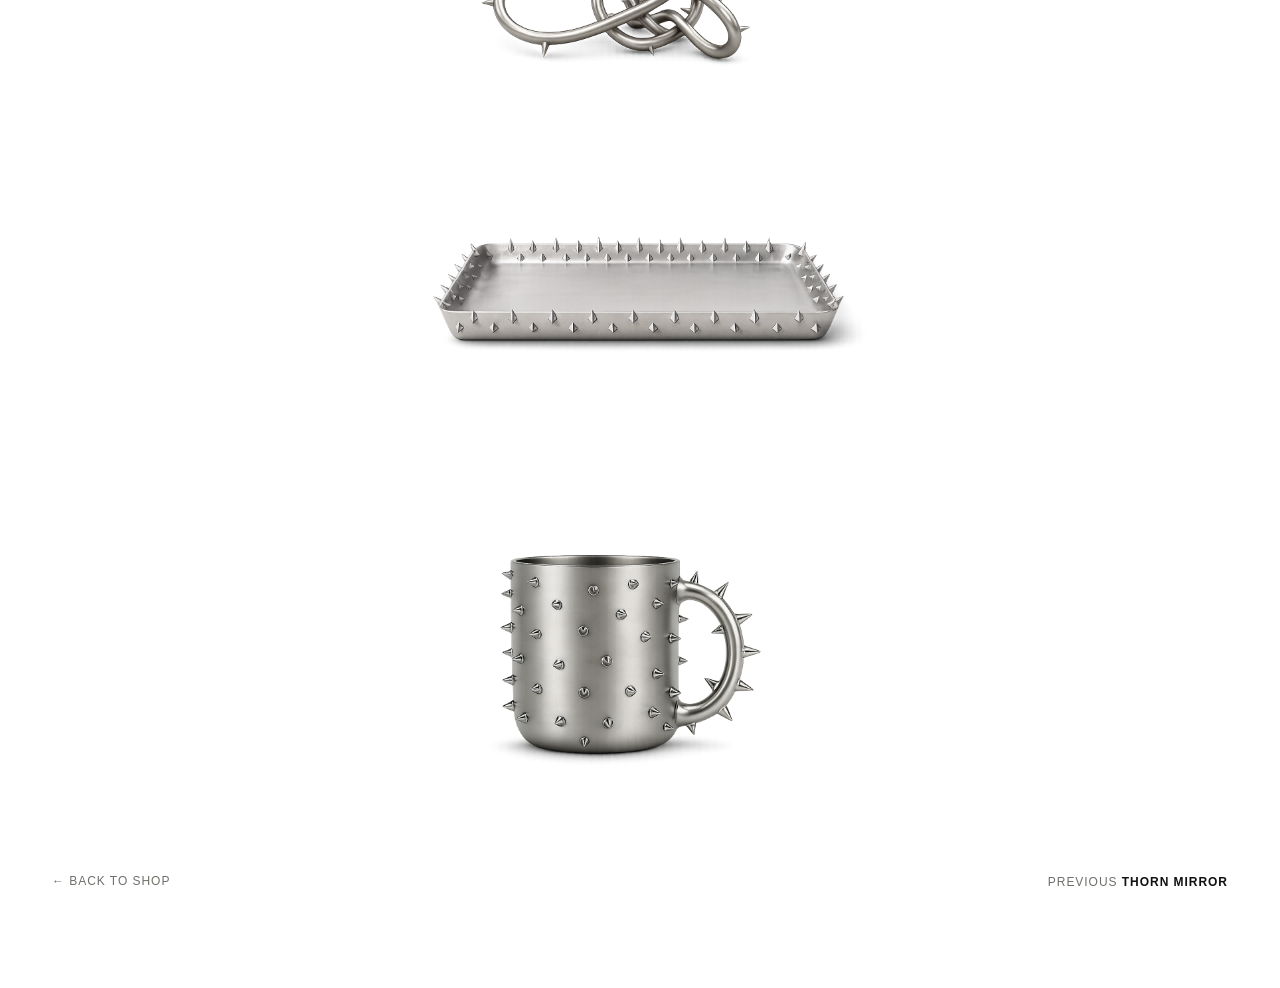
<file: flat-2d/thorn-vine-objet.html>
<!DOCTYPE html>
<html lang="ko">
<head>
  <meta charset="UTF-8" />
  <meta name="viewport" content="width=device-width, initial-scale=1.0" />
  <title>Thorn Vine Objet / Stress Gardening</title>
  <link rel="stylesheet" href="./product-pages.css?v=20260608-blueprint-white-v1" />
</head>
<body class="product-detail-page" data-product-id="thorn-vine-objet">
  <header class="topbar">
    <img src="./assets/Group 29.png" alt="Stress Gardening top bar" class="topbar__image" />
    <a href="./index.html" class="topbar__link topbar__link--brand" aria-label="Stress Gardening"></a>
    <a href="./index.html?page=shop" class="topbar__link topbar__link--shop" aria-label="Shop"></a>
    <a href="./index.html?page=bag" class="topbar__link topbar__link--bag" aria-label="Bag"></a>
    <a href="./about.html" class="topbar__link topbar__link--about" aria-label="About Project"></a>
  </header>
  <div id="productDetailApp"></div>
  <script src="./product-pages.js?v=20260608-blueprint-white-v1"></script>
</body>
</html>
</file>
<file: flat-2d/about.css>
:root {
  --bg: #ffffff;
  --ink: #111111;
  --muted: rgba(17, 17, 17, 0.72);
  --line: rgba(23, 23, 21, 0.12);
  --topbar-gap: 85px;
}

* {
  box-sizing: border-box;
}

html {
  scroll-behavior: smooth;
}

body.about-page {
  margin: 0;
  background: var(--bg);
  color: var(--ink);
  font-family: Arial, Helvetica, sans-serif;
}

img {
  display: block;
  max-width: 100%;
}

a {
  color: inherit;
  text-decoration: none;
}

.topbar {
  position: sticky;
  top: 0;
  z-index: 20;
  width: 100%;
  max-width: 2754px;
  aspect-ratio: 2754 / 85;
  margin: 0 auto;
  overflow: hidden;
  background: #fff;
  border-bottom: 1px solid var(--line);
}

.topbar__image {
  display: block;
  width: 100%;
  height: 100%;
  pointer-events: none;
}

.topbar__link {
  position: absolute;
  top: 0;
  bottom: 0;
  display: block;
  z-index: 2;
}

.topbar__link--brand {
  left: 0;
  width: 19.0995%;
  border-right: 1px solid rgba(23, 23, 21, 0.18);
}

.topbar__link--shop {
  left: 19.0995%;
  width: 57.6993%;
}

.topbar__link--bag {
  left: 76.7988%;
  width: 8.3138%;
  border-left: 1px solid rgba(23, 23, 21, 0.18);
  border-right: 1px solid rgba(23, 23, 21, 0.18);
}

.topbar__link--about {
  left: 85.1126%;
  width: 14.8874%;
}

.about-package {
  width: 100%;
  margin: 0;
  padding: 0;
}

.about-package img {
  display: block;
  width: 100%;
  height: auto;
  object-fit: cover;
}

.about-banner {
  width: 100%;
  margin: 0;
  padding: 0;
}

.about-banner img {
  display: block;
  width: 100%;
  height: auto;
  object-fit: cover;
}

.about-video {
  width: 100%;
  margin: 0;
  padding: 0;
}

.about-video__media {
  display: block;
  width: 100%;
  height: auto;
  margin: 0;
  background: #fff;
}

.about-tools {
  width: min(1520px, calc(100% - 48px));
  margin: 0 auto;
  padding: 18px 0 64px;
}

.about-tools__inner {
  display: grid;
  grid-template-columns: repeat(3, minmax(0, 1fr));
  border-top: 1px solid rgba(23, 23, 21, 0.18);
}

.tool-card {
  display: grid;
  grid-template-columns: minmax(150px, 0.54fr) minmax(0, 1fr);
  gap: 18px;
  min-height: 540px;
  padding: 22px 28px 12px;
  border-right: 1px solid rgba(23, 23, 21, 0.18);
}

.tool-card:last-child {
  border-right: 0;
}

.tool-card__copy {
  display: flex;
  flex-direction: column;
  align-items: flex-start;
  min-height: 100%;
}

.tool-card__index,
.tool-card__action-label {
  font-size: 11px;
  font-weight: 400;
  line-height: 1;
  letter-spacing: 0;
}

.tool-card__rule {
  width: 24px;
  height: 1px;
  margin: 10px 0 12px;
  background: rgba(17, 17, 17, 0.4);
}

.tool-card__title {
  margin: 0;
  font-size: 28px;
  font-weight: 400;
  line-height: 1;
  letter-spacing: -0.04em;
}

.tool-card__name {
  margin: 8px 0 0;
  font-size: 15px;
  line-height: 1.4;
  color: rgba(17, 17, 17, 0.78);
}

.tool-card__description {
  margin: 0;
  font-size: 13px;
  line-height: 1.55;
  color: rgba(17, 17, 17, 0.8);
  word-break: keep-all;
}

.tool-card__line {
  display: block;
  white-space: nowrap;
}

.tool-card__action {
  margin-top: auto;
  display: grid;
  gap: 4px;
}

.tool-card__action p {
  margin: 0;
  font-size: 13px;
  line-height: 1.35;
}

.tool-card__visual {
  display: flex;
  align-items: center;
  justify-content: center;
  overflow: hidden;
}

.tool-card__visual img {
  width: auto;
  height: auto;
  object-fit: contain;
}

.tool-card__visual--scissors img {
  max-height: 430px;
}

.tool-card__visual--tweezer img {
  max-height: 430px;
}

.tool-card__visual--comb img {
  max-height: 430px;
}

.about-shell {
  width: min(1520px, calc(100% - 48px));
  margin: 0 auto;
  padding: var(--topbar-gap) 0 0;
}

.about-hero {
  display: grid;
  grid-template-columns: minmax(300px, 0.72fr) minmax(0, 1.28fr);
  gap: clamp(24px, 4vw, 72px);
  align-items: center;
  min-height: calc(100vh - 170px);
}

.about-copy {
  align-self: center;
}

.about-title {
  margin: 0 0 28px;
  font-size: clamp(42px, 5.4vw, 88px);
  font-weight: 700;
  letter-spacing: -0.06em;
  line-height: 0.92;
}

.about-description {
  max-width: 460px;
  display: grid;
  gap: 14px;
}

.about-description p {
  margin: 0;
  font-size: clamp(9px, 0.74vw, 12px);
  line-height: 1.75;
  color: var(--muted);
  letter-spacing: -0.01em;
}

.about-visual {
  display: flex;
  align-items: center;
  justify-content: center;
  min-height: 680px;
}

.about-visual img {
  width: min(100%, 1100px);
  height: auto;
  object-fit: contain;
  mix-blend-mode: multiply;
}

@media (max-width: 1080px) {
  :root {
    --topbar-gap: 60px;
  }

  .about-shell {
    width: min(100%, calc(100% - 24px));
  }

  .about-hero {
    grid-template-columns: 1fr;
    gap: 24px;
    min-height: auto;
  }

  .about-copy {
    order: 1;
  }

  .about-description {
    max-width: none;
  }

  .about-visual {
    order: 2;
    min-height: auto;
  }

  .about-tools {
    width: min(100%, calc(100% - 24px));
    padding-bottom: 32px;
  }

  .about-tools__inner {
    grid-template-columns: 1fr;
  }

  .tool-card {
    grid-template-columns: 1fr;
    min-height: auto;
    padding: 22px 0;
    border-right: 0;
    border-bottom: 1px solid rgba(23, 23, 21, 0.18);
  }

  .tool-card:last-child {
    border-bottom: 0;
  }

  .tool-card__visual {
    min-height: 260px;
  }

  .tool-card__visual--scissors img,
  .tool-card__visual--tweezer img,
  .tool-card__visual--comb img {
    max-height: 320px;
  }
}
</file>
<file: flat-2d/product-pages.css>
:root {
  --bg: #ffffff;
  --surface: #ffffff;
  --product-cut-bg: #ffffff;
  --ink: #111111;
  --muted: #6f6f6a;
  --line: rgba(23, 23, 21, 0.12);
  --topbar-gap: 85px;
}

* {
  box-sizing: border-box;
}

html {
  scroll-behavior: smooth;
  background: #ffffff;
}

body.product-detail-page {
  margin: 0;
  background: #ffffff;
  color: var(--ink);
  font-family: Arial, Helvetica, sans-serif;
}

img {
  display: block;
  max-width: 100%;
}

a {
  color: inherit;
  text-decoration: none;
}

.topbar {
  position: sticky;
  top: 0;
  z-index: 20;
  width: 100%;
  max-width: 2754px;
  aspect-ratio: 2754 / 85;
  margin: 0 auto;
  overflow: hidden;
  background: #fff;
  border-bottom: 1px solid var(--line);
}

.topbar__image {
  display: block;
  width: 100%;
  height: 100%;
  pointer-events: none;
}

.topbar__link {
  position: absolute;
  top: 0;
  bottom: 0;
  display: block;
  z-index: 2;
}

.topbar__link--brand {
  left: 0;
  width: 19.0995%;
  border-right: 1px solid rgba(23, 23, 21, 0.18);
}

.topbar__link--shop {
  left: 19.0995%;
  width: 57.6993%;
}

.topbar__link--bag {
  left: 76.7988%;
  width: 8.3138%;
  border-left: 1px solid rgba(23, 23, 21, 0.18);
  border-right: 1px solid rgba(23, 23, 21, 0.18);
}

.topbar__link--about {
  left: 85.1126%;
  width: 14.8874%;
}

.product-shell {
  width: min(1320px, calc(100% - 48px));
  margin: 0 auto;
  padding: 22px 0 80px;
}

.product-frame {
  background: var(--surface);
}

.product-section {
  border-bottom: 0;
}

.product-section:last-child {
  border-bottom: 0;
}

.pd-hero {
  display: grid;
  grid-template-columns: minmax(260px, 340px) minmax(0, 1fr);
  gap: 24px;
  align-items: center;
  padding: var(--topbar-gap) 28px;
}

.pd-hero-index {
  display: none;
  font-size: 34px;
  line-height: 1;
  letter-spacing: -0.04em;
}

.pd-hero-copy {
  min-height: 420px;
  display: flex;
  flex-direction: column;
  justify-content: center;
}

.pd-collection {
  font-size: 11px;
  letter-spacing: 0.08em;
  text-transform: uppercase;
  color: var(--muted);
  margin-bottom: 18px;
}

.pd-title {
  font-size: 42px;
  line-height: 0.95;
  letter-spacing: -0.05em;
  margin: 0 0 8px;
}

.pd-subtitle {
  font-size: 11px;
  color: var(--muted);
  margin-bottom: 18px;
  text-transform: uppercase;
}

.pd-lead {
  max-width: 240px;
  font-size: 17px;
  line-height: 1.45;
  margin-bottom: 28px;
}

.pd-facts {
  display: grid;
  gap: 14px;
}

.pd-fact-label {
  display: block;
  font-size: 10px;
  color: var(--muted);
  text-transform: uppercase;
  margin-bottom: 3px;
}

.pd-fact-value {
  font-size: 13px;
}

.pd-hero-visual {
  min-height: 420px;
  display: flex;
  align-items: center;
  justify-content: center;
  padding: 10px 20px 0;
  overflow: visible;
  background: var(--product-cut-bg);
  isolation: isolate;
}

.pd-hero-visual img {
  width: auto;
  max-width: min(136%, 860px);
  height: 420px;
  transform: scale(1.22);
  transform-origin: center center;
  object-fit: contain;
}

.pd-views {
  display: grid;
  grid-template-columns: repeat(4, minmax(0, 1fr));
  gap: 0;
  align-items: stretch;
  padding: 0 28px 28px;
}

.pd-views-index,
.pd-detail-index,
.pd-editorials-index {
  display: none;
  padding-top: 14px;
  font-size: 34px;
  line-height: 1;
  letter-spacing: -0.04em;
}

.pd-view-card {
  display: flex;
  flex-direction: column;
  min-height: 240px;
}

.pd-view-card--composite {
  grid-column: 1 / -1;
  border-left: 0;
  min-height: 640px;
}

.pd-view-card:first-of-type {
  border-left: 0;
}

.pd-view-image {
  flex: 1;
  min-height: 190px;
  display: flex;
  align-items: center;
  justify-content: center;
  padding: 18px;
  background: var(--product-cut-bg);
  isolation: isolate;
}

.pd-view-image--composite {
  min-height: 640px;
  padding: 0;
}

.pd-view-image img {
  width: 100%;
  height: 170px;
  object-fit: contain;
}

.pd-view-image--composite img {
  width: 100%;
  height: auto;
  display: block;
}

/* 02 뷰 합성 이미지 화이트톤 보정 — 배경을 페이지 흰색에 맞춤 */
.pd-view-image--composite img.views-tone-fix {
  filter: none;
}

.pd-view-label {
  padding: 11px 8px;
  font-size: 11px;
  letter-spacing: 0.06em;
  text-align: center;
  text-transform: uppercase;
}

.pd-detail {
  display: grid;
  grid-template-columns: minmax(320px, 44%) minmax(0, 1fr);
  gap: 0;
  align-items: stretch;
  padding: 0 28px;
}

.pd-detail--hero-spaced {
  padding-top: var(--topbar-gap);
  padding-bottom: var(--topbar-gap);
}

.pd-detail--hero-spaced .pd-detail-media {
  overflow: hidden;
}

.pd-detail--hero-spaced .pd-detail-media img {
  transform: scale(2);
  transform-origin: center center;
}

.pd-detail-media {
  min-height: 420px;
  display: flex;
  align-items: center;
  justify-content: center;
  padding: 18px;
  background: var(--product-cut-bg);
  isolation: isolate;
}

.pd-detail-media img {
  width: 100%;
  height: 390px;
  object-fit: contain;
}

.pd-detail-copy {
  display: grid;
  grid-template-rows: auto auto;
}

.pd-detail-text {
  padding: 28px 28px 22px;
}

.pd-detail-title {
  font-size: 28px;
  letter-spacing: -0.03em;
  margin: 0 0 14px;
}

.pd-detail-description {
  max-width: 360px;
  font-size: 16px;
  line-height: 1.6;
  color: #303030;
}

.pd-diagrams {
  display: grid;
  grid-template-columns: 170px repeat(3, minmax(0, 1fr));
  gap: 0;
  min-height: 250px;
}

.pd-dimension-list {
  padding: 22px 20px 18px 28px;
}

.pd-dimension-item {
  margin-bottom: 14px;
}

.pd-dimension-item:last-child {
  margin-bottom: 0;
}

.pd-dimension-label {
  display: block;
  font-size: 10px;
  color: var(--muted);
  text-transform: uppercase;
  margin-bottom: 4px;
}

.pd-dimension-value {
  font-size: 13px;
}

.pd-diagram-card {
  padding: 20px 14px 16px;
  display: flex;
  flex-direction: column;
  justify-content: center;
  align-items: center;
  gap: 12px;
}

.pd-diagram-card:last-child {
  border-right: 0;
}

.pd-diagram-card--blueprint {
  grid-column: span 3;
  border-right: 0;
}

.pd-diagram-card--blueprint .pd-diagram-visual {
  aspect-ratio: 3 / 1;
  width: 100%;
  background: #ffffff;
}

.pd-diagram-visual {
  width: 100%;
  aspect-ratio: 1.15 / 1;
  display: flex;
  align-items: center;
  justify-content: center;
  padding: 16px;
  background: var(--product-cut-bg);
  isolation: isolate;
}

.pd-diagram-visual img {
  width: 100%;
  height: 100%;
  object-fit: contain;
}

.pd-blueprint-image {
  mix-blend-mode: normal;
  opacity: 1;
  filter: brightness(1.01) contrast(1.01) saturate(0.98);
}

.pd-diagram-label {
  font-size: 11px;
  letter-spacing: 0.06em;
  text-transform: uppercase;
}

.pd-editorials {
  display: grid;
  grid-template-columns: minmax(0, 1fr);
  gap: 0;
  padding: 0 28px 28px;
}

.pd-editorial-grid {
  display: grid;
  gap: 18px;
}

.pd-editorial-card {
  margin: 0;
  min-height: 340px;
  display: flex;
  align-items: center;
  justify-content: center;
  overflow: hidden;
  background: var(--product-cut-bg);
  isolation: isolate;
}

.pd-cutout-image {
  mix-blend-mode: darken;
}

.pd-editorial-card img {
  width: 100%;
  height: 340px;
  object-fit: contain;
}

.pd-editorials--fullbleed {
  width: 100vw;
  margin-left: calc(50% - 50vw);
  grid-template-columns: 1fr;
  padding: 0;
}

.pd-editorials--fullbleed .pd-editorials-index {
  display: none;
}

.pd-editorials--fullbleed .pd-editorial-grid {
  margin: 0;
  gap: 0;
}

.pd-editorials--fullbleed .pd-editorial-card {
  margin: 0;
  min-height: 0;
}

.pd-editorials--fullbleed .pd-editorial-card img {
  width: 100%;
  height: auto;
  min-height: 0;
  object-fit: cover;
}

.pd-tail-video--fullbleed {
  width: 100vw;
  margin-left: calc(50% - 50vw);
  padding: 0;
}

.pd-tail-video__media {
  display: block;
  width: 100%;
  height: auto;
  margin: 0;
  background: #fff;
}

.pd-footer-nav {
  display: flex;
  justify-content: space-between;
  align-items: center;
  gap: 16px;
  padding: 18px 28px;
}

.pd-nav-link {
  font-size: 12px;
  letter-spacing: 0.08em;
  text-transform: uppercase;
  color: var(--muted);
}

.pd-nav-link strong {
  color: var(--ink);
}

.pd-back-link {
  display: inline-flex;
  align-items: center;
  gap: 8px;
  font-size: 12px;
  letter-spacing: 0.08em;
  text-transform: uppercase;
  color: var(--muted);
}

@media (max-width: 980px) {
  :root {
    --topbar-gap: 60px;
  }

  .product-shell {
    width: min(100%, calc(100% - 24px));
  }

  .pd-hero,
  .pd-views,
  .pd-detail,
  .pd-editorials {
    grid-template-columns: 1fr;
    padding-inline: 16px;
  }

  .pd-hero-index,
  .pd-views-index,
  .pd-detail-index,
  .pd-editorials-index {
    display: none;
  }

  .pd-detail-media {
    border-right: 0;
    border-bottom: 1px solid var(--line);
  }

  .pd-diagrams {
    grid-template-columns: 1fr;
  }

  .pd-dimension-list,
  .pd-diagram-card {
    border-right: 0;
    border-bottom: 1px solid var(--line);
  }

  .pd-diagram-card:last-child {
    border-bottom: 0;
  }

  .pd-views {
    gap: 16px;
    padding-bottom: 16px;
  }

  .pd-view-card {
    border-left: 0;
    border: 1px solid var(--line);
  }

  .pd-editorial-card,
  .pd-editorial-card img {
    min-height: 240px;
    height: 240px;
  }

  .pd-editorials--fullbleed {
    width: 100vw;
    margin-left: calc(50% - 50vw);
    padding: 0;
  }

  .pd-editorials--fullbleed .pd-editorial-card,
  .pd-editorials--fullbleed .pd-editorial-card img {
    min-height: 0;
    height: auto;
  }

  .pd-footer-nav {
    flex-direction: column;
    align-items: flex-start;
  }
}
</file>
